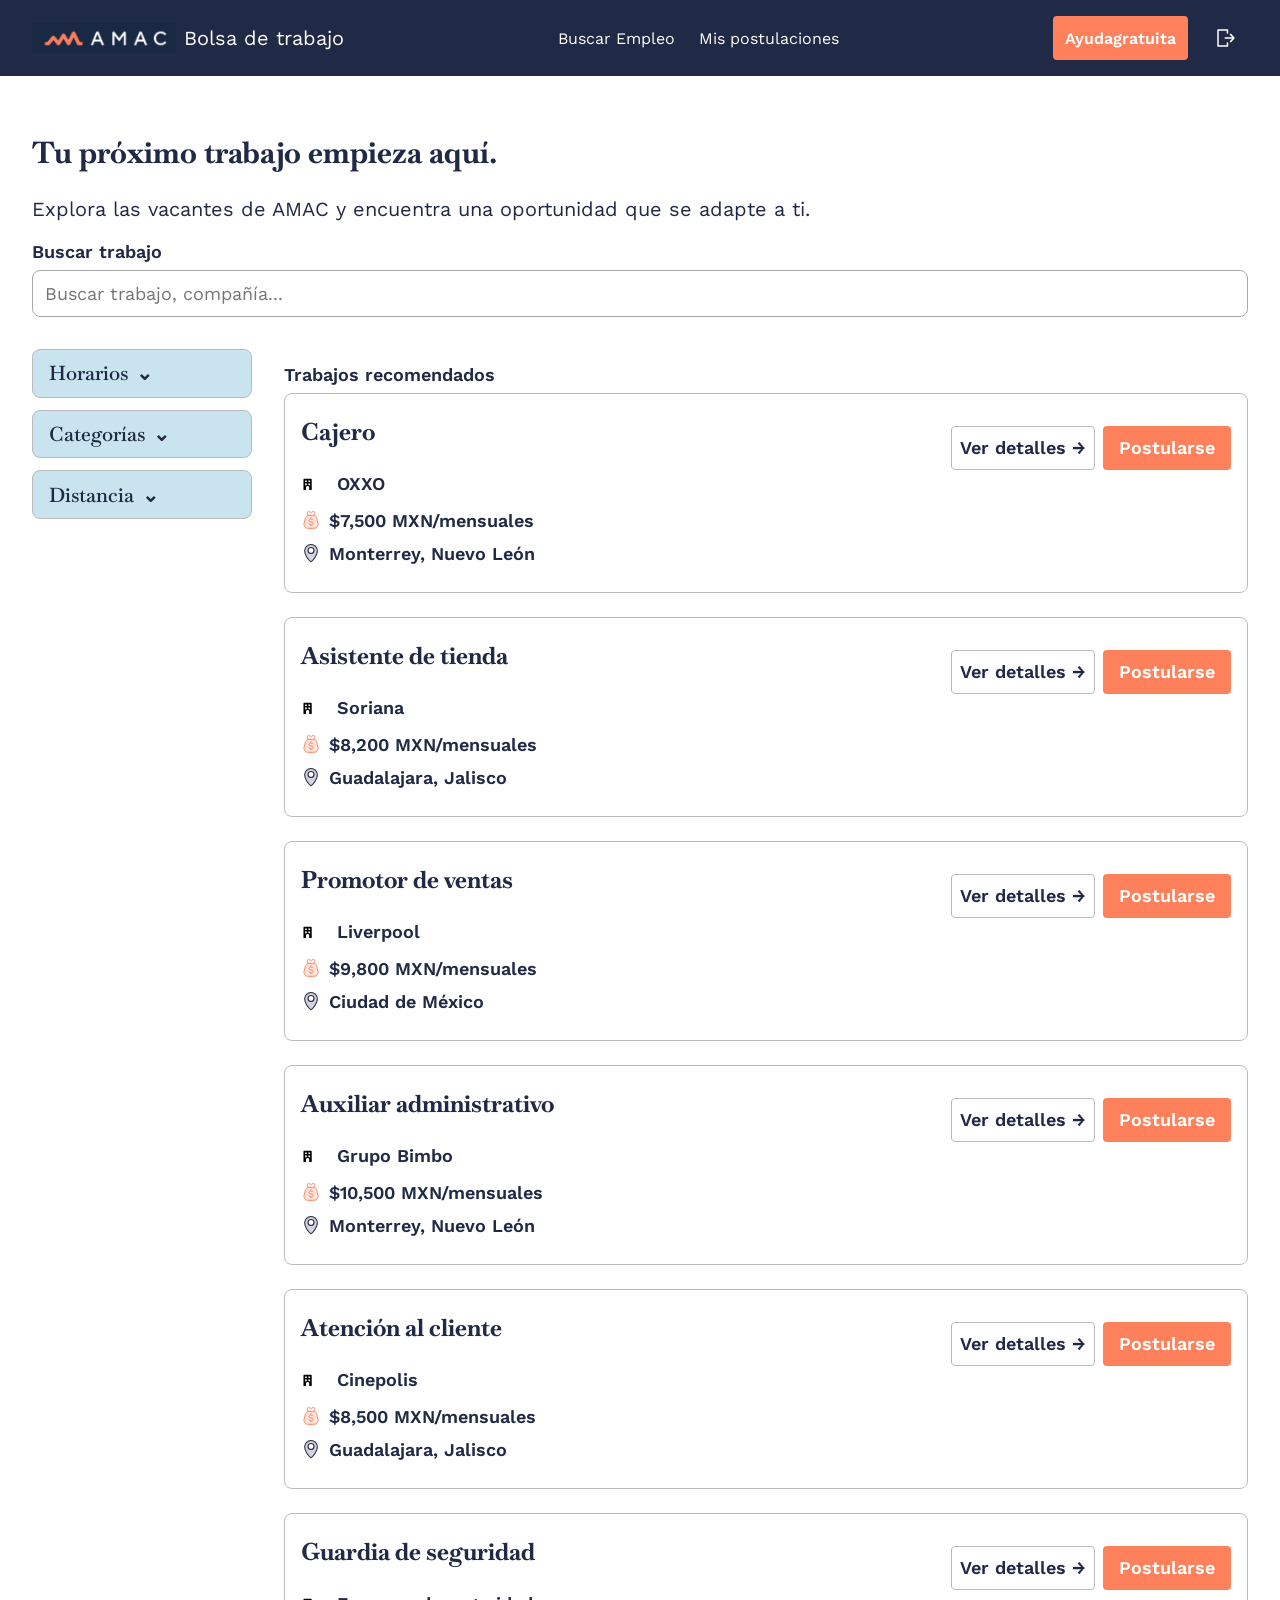
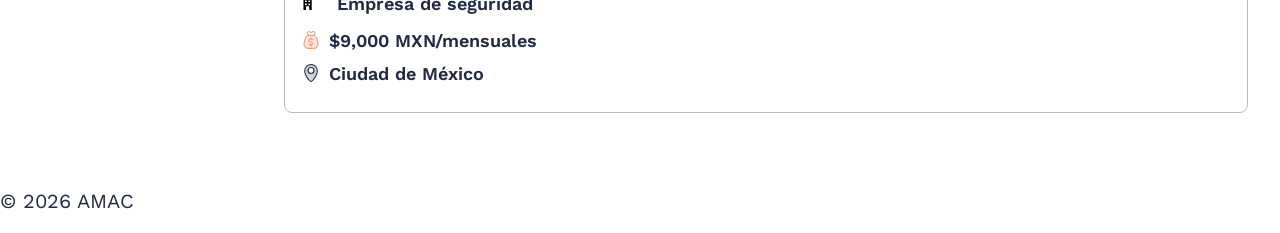
<file: index.html>
<!DOCTYPE html>
<html lang="es">
<head>
    <meta charset="UTF-8">
    <meta name="viewport" content="width=device-width, initial-scale=1.0">

    <title>Vacantes disponibles | AMAC</title>

    <!-- fuentes de google fonts -->
    <link rel="preconnect" href="https://fonts.googleapis.com">
    <link rel="preconnect" href="https://fonts.gstatic.com" crossorigin>
    <link href="https://fonts.googleapis.com/css2?family=Baskervville:wght@400;600&family=Work+Sans:wght@400;500;600;700&display=swap" rel="stylesheet">

    <!-- archivos css -->
    <link rel="stylesheet" href="css/variables.css">
    <link rel="stylesheet" href="css/base.css">
    <link rel="stylesheet" href="css/layout.css">
    <link rel="stylesheet" href="css/componentes.css">
</head>

<body>

    <header class="encabezado">
        <nav class="navegacion" aria-label="Navegación principal">
            <div class="logo">
                <img src="imagenes/logo-amac.svg" alt="AMAC Bolsa de trabajo">
                <span class="texto-logo">Bolsa de trabajo</span>
            </div>
            <div class="enlaces-nav">
                <a href="index.html">Buscar Empleo</a>
                <a href="mis_solicitudes.html">Mis postulaciones</a>
            </div>
            <div class="acciones-encabezado">
                <a href="#ayuda" class="boton-ayuda">Ayuda</a>
                <a href="login.html" class="salir" aria-label="Cerrar sesión">
                    <img src="imagenes/salir.svg" alt="">
                </a>
            </div>
        </nav>
    </header>

    <main id="principal">

        <!-- introduccion para computadora -->
        <section class="introduccion">
            <h1>Tu próximo trabajo empieza aquí.</h1>
            <p>Explora las vacantes de AMAC y encuentra una oportunidad que se adapte a ti.</p>
        </section>

        <!-- buscador de vacantes -->
        <section class="buscador" aria-label="Buscar vacantes">
            <form action="index.html" method="get">
                <label for="buscar-trabajo">Buscar trabajo</label>
                <input type="search" id="buscar-trabajo"
                    name="buscar"
                    placeholder="Buscar trabajo, compañía...">
            </form>
        </section>

        <div class="contenido-vacantes">
            <!-- filtros de vacantes -->
            <section class="filtros" aria-label="Filtros de vacantes">
                <details class="filtro">
                    <summary>Horarios</summary>
                    <div class="opciones-filtro">
                        <label><input type="checkbox"> Tiempo completo</label>
                        <label><input type="checkbox"> Medio tiempo</label>
                    </div>
                </details>
                <details class="filtro">
                    <summary>Categorías</summary>
                    <div class="opciones-filtro">
                        <label><input type="checkbox"> Operativo</label>
                        <label><input type="checkbox"> Administrativo</label>
                        <label><input type="checkbox"> Seguridad</label>
                        <label><input type="checkbox"> Ventas</label>
                        <label><input type="checkbox"> Atención al cliente</label>
                    </div>
                </details>
                <details class="filtro">
                    <summary>Distancia</summary>
                    <div class="opciones-filtro">
                        <label><input type="radio" name="distancia"> Menos de 5 km</label>
                        <label><input type="radio" name="distancia"> 5 a 10 km</label>
                        <label><input type="radio" name="distancia"> 10 a 20 km</label>
                        <label><input type="radio" name="distancia"> Cualquier distancia</label>
                    </div>
                </details>
            </section>

            <!-- listado de vacantes -->
            <section class="vacantes">
                <h2>Trabajos recomendados</h2>

                <!-- tarjeta de vacante -->
                <article class="tarjeta-vacante">
                    <div class="encabezado-vacante">
                        <h3>Cajero</h3>
                        <div class="acciones-vacante">
                                <a href="vacante.html" class="boton-detalles"> Ver detalles → </a>
                                <a href="mis_solicitudes.html" class="boton-postular">
                                    Postularse
                                </a>
                        </div>
                    </div>
                    <p class="empresa">
                        <img src="imagenes/empresa.svg" alt="">
                        OXXO
                    </p>
                    <p class="salario">
                        <img src="imagenes/salario.svg" alt="">
                        $7,500 MXN/mensuales
                    </p>
                    <p class="ubicacion">
                        <img src="imagenes/ubicacion.svg" alt="">
                        Monterrey, Nuevo León
                    </p>
                </article>

                <!-- segunda vacante -->
                <article class="tarjeta-vacante">
                    <div class="encabezado-vacante">
                        <h3>Asistente de tienda</h3>
                        <div class="acciones-vacante">
                            <a href="vacante.html" class="boton-detalles">Ver detalles →</a>
                            <a href="mis_solicitudes.html" class="boton-postular">
                                Postularse
                            </a>
                        </div>
                    </div>
                    <p class="empresa">
                        <img src="imagenes/empresa.svg" alt="">
                        Soriana
                    </p>
                    <p class="salario">
                        <img src="imagenes/salario.svg" alt="">
                        $8,200 MXN/mensuales
                    </p>
                    <p class="ubicacion">
                        <img src="imagenes/ubicacion.svg" alt="">
                        Guadalajara, Jalisco
                    </p>
                </article>
                
                <!-- tercera vacante -->
                <article class="tarjeta-vacante">
                    <div class="encabezado-vacante">
                        <h3>Promotor de ventas</h3>
                        <div class="acciones-vacante">
                            <a href="vacante.html" class="boton-detalles">Ver detalles →</a>
                            <a href="mis_solicitudes.html" class="boton-postular">
                                Postularse
                            </a>
                        </div>
                    </div>
                    <p class="empresa">
                        <img src="imagenes/empresa.svg" alt="">
                        Liverpool
                    </p>
                    <p class="salario">
                        <img src="imagenes/salario.svg" alt="">
                        $9,800 MXN/mensuales
                    </p>
                    <p class="ubicacion">
                        <img src="imagenes/ubicacion.svg" alt="">
                        Ciudad de México
                    </p>
                </article>

                <!-- cuarta vacante -->
                <article class="tarjeta-vacante">
                    <div class="encabezado-vacante">
                        <h3>Auxiliar administrativo</h3>
                        <div class="acciones-vacante">
                            <a href="vacante.html" class="boton-detalles">Ver detalles →</a>
                            <a href="mis_solicitudes.html" class="boton-postular">
                                Postularse
                            </a>
                        </div>
                    </div>
                    <p class="empresa">
                        <img src="imagenes/empresa.svg" alt="">
                        Grupo Bimbo
                    </p>
                    <p class="salario">
                        <img src="imagenes/salario.svg" alt="">
                        $10,500 MXN/mensuales
                    </p>
                    <p class="ubicacion">
                        <img src="imagenes/ubicacion.svg" alt="">
                        Monterrey, Nuevo León
                    </p>
                </article>

                <!-- quinta vacante -->
                <article class="tarjeta-vacante">
                    <div class="encabezado-vacante">
                        <h3>Atención al cliente</h3>
                        <div class="acciones-vacante">
                            <a href="vacante.html" class="boton-detalles">Ver detalles →</a>
                            <a href="mis_solicitudes.html" class="boton-postular">
                                Postularse
                            </a>
                        </div>
                    </div>
                    <p class="empresa">
                        <img src="imagenes/empresa.svg" alt="">
                        Cinepolis
                    </p>
                    <p class="salario">
                        <img src="imagenes/salario.svg" alt="">
                        $8,500 MXN/mensuales
                    </p>
                    <p class="ubicacion">
                        <img src="imagenes/ubicacion.svg" alt="">
                        Guadalajara, Jalisco
                    </p>
                </article>

                <!-- sexta vacante -->
                <article class="tarjeta-vacante">
                    <div class="encabezado-vacante">
                        <h3>Guardia de seguridad</h3>
                        <div class="acciones-vacante">
                            <a href="vacante.html" class="boton-detalles">Ver detalles →</a>
                            <a href="mis_solicitudes.html" class="boton-postular">
                                Postularse
                            </a>
                        </div>
                    </div>
                    <p class="empresa">
                        <img src="imagenes/empresa.svg" alt="">
                        Empresa de seguridad
                    </p>
                    <p class="salario">
                        <img src="imagenes/salario.svg" alt="">
                        $9,000 MXN/mensuales
                    </p>
                    <p class="ubicacion">
                        <img src="imagenes/ubicacion.svg" alt="">
                        Ciudad de México
                    </p>
                </article>
            </section>
        </div>
    </main>

    <footer>
        <p>© 2026 AMAC</p>
    </footer>


    
    <!-- navegacion inferior para celular -->
    <nav class="nav-inferior" aria-label="Navegación móvil">
        <a href="index.html" aria-current="page">
            <img src="imagenes/buscar.svg" alt="">
            Buscar
        </a>
        <a href="mis_solicitudes.html">
            <img src="imagenes/mis-empleos.svg" alt="">
            Mis empleos
        </a>
        <a href="login.html">
            <img src="imagenes/perfil.svg" alt="">
            Perfil
        </a>
        <a href="#ayuda">
            <img src="imagenes/ayuda.svg" alt="">
            Ayuda
        </a>
    </nav>

</body>
</html>
</file>
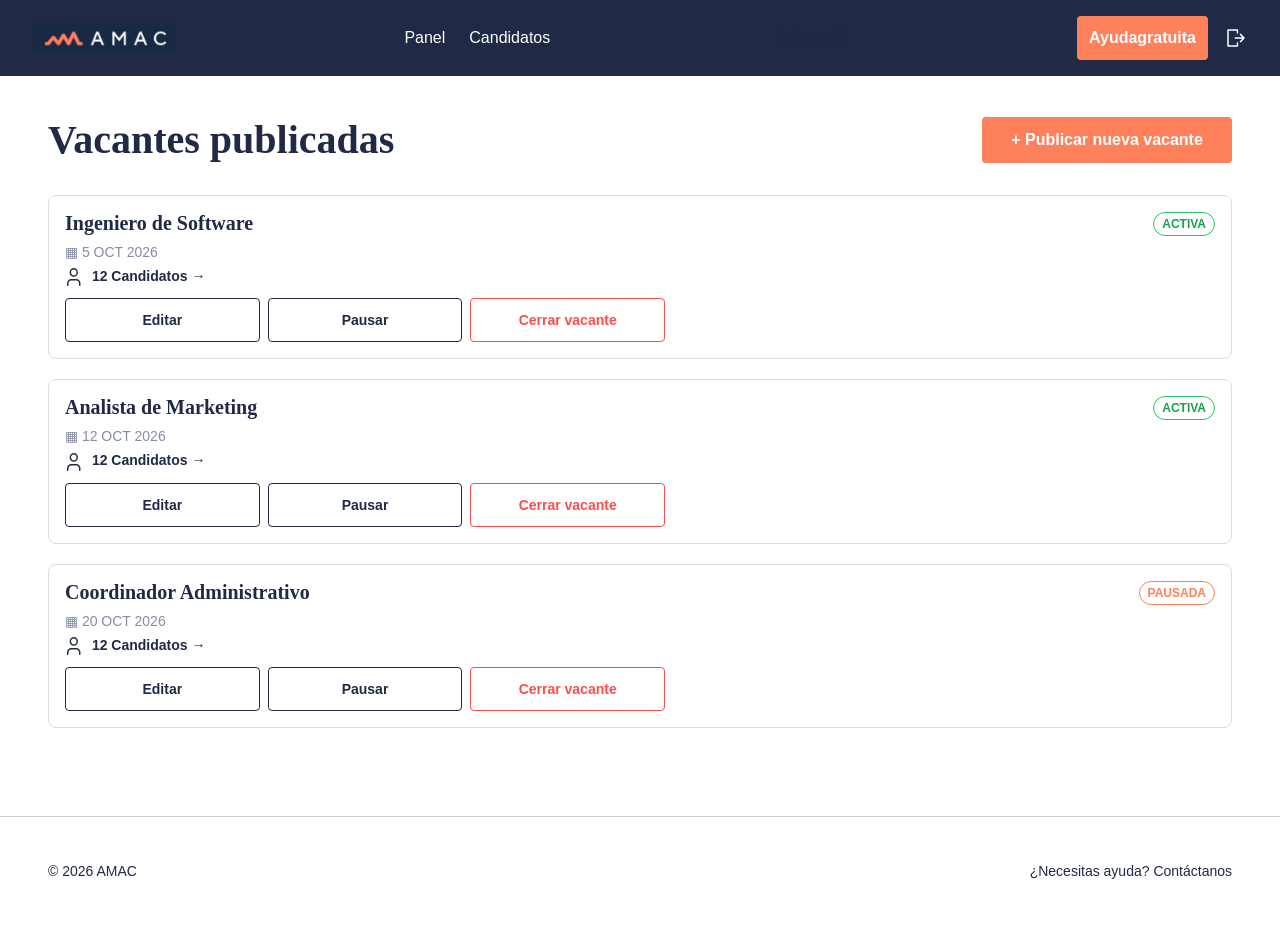
<file: empresa_vacantes.html>
<!DOCTYPE html>
<html lang="es">
<head>
    <meta charset="UTF-8">
    <meta name="viewport" content="width=device-width, initial-scale=1.0">
    <title>Vacantes publicadas | AMAC</title>

    <link rel="stylesheet" href="css/variables.css">
    <link rel="stylesheet" href="css/base.css">
    <link rel="stylesheet" href="css/layout.css">
    <link rel="stylesheet" href="css/componentes.css">
    <link rel="stylesheet" href="css/empresa_vacantes.css">
</head>

<body class="pagina-empresa-vacantes">

    <!-- encabezado -->
    <header class="encabezado">
        <nav class="navegacion">
            <!-- menu para telefono -->
            <a href="#principal" class="menu-empresa" aria-label="Ir al contenido">
                ☰
            </a>
            <a href="index.html" class="logo">
                <img src="imagenes/logo-amac.svg" alt="Logo AMAC">
            </a>
            <div class="enlaces-nav">
                <a href="empresa_vacantes.html">Panel</a>
                <a href="candidatos_empresa.html">Candidatos</a>
            </div>
            <div class="opciones-cuenta-empresa">
                <a href="registro_empresa.html">Mi perfil</a>
            </div>

            <div class="acciones-encabezado-empresa">
                <a href="#" class="boton-ayuda">Ayuda</a>
                <a href="login_empresa.html" class="cerrar-sesion" aria-label="Cerrar sesión">
                    <img src="imagenes/salir.svg" alt="">
                </a>
            </div>
        </nav>
    </header>

    <main id="principal">
        <!-- regresar en telefono -->
        <a href="login_empresa.html" class="regresar-empresa">
            ← Regresar
        </a>
        <!-- titulo y boton -->
        <section class="encabezado-vacantes">
            <h1>Vacantes publicadas</h1>

            <a href="#" class="boton-publicar">
                + Publicar nueva vacante
            </a>
        </section>
        
        <!-- listado de vacantes -->
        <section class="lista-vacantes-empresa">
            <!-- primera vacante -->
            <article class="tarjeta-vacante-empresa">
                <div class="informacion-vacante-empresa">
                    <div class="titulo-vacante-empresa">
                        <h2>Ingeniero de Software</h2>
                        <span class="estado-vacante activa">ACTIVA</span>
                    </div>
                    <p class="fecha-vacante">▦ 5 OCT 2026</p>
                    <a href="candidatos_empresa.html" class="candidatos-vacante">
                        <img src="imagenes/perfil.svg" alt="">
                        12 Candidatos →
                    </a>
                </div>
                <div class="acciones-vacante-empresa">
                    <button type="button" class="boton-editar">
                        Editar
                    </button>
                    <button type="button" class="boton-pausar">
                        Pausar
                    </button>
                    <button type="button" class="boton-cerrar">
                        Cerrar vacante
                    </button>
                </div>
            </article>

            <!-- segunda vacante -->
            <article class="tarjeta-vacante-empresa">
                <div class="informacion-vacante-empresa">
                    <div class="titulo-vacante-empresa">
                        <h2>Analista de Marketing</h2>
                        <span class="estado-vacante activa">ACTIVA</span>
                    </div>
                    <p class="fecha-vacante">▦ 12 OCT 2026</p>
                    <a href="candidatos_empresa.html" class="candidatos-vacante">
                        <img src="imagenes/perfil.svg" alt="">
                        12 Candidatos →
                    </a>
                </div>
                <div class="acciones-vacante-empresa">
                    <button type="button" class="boton-editar">
                        Editar
                    </button>
                    <button type="button" class="boton-pausar">
                        Pausar
                    </button>
                    <button type="button" class="boton-cerrar">
                        Cerrar vacante
                    </button>
                </div>
            </article>

            <!-- tercera vacante -->
            <article class="tarjeta-vacante-empresa">
                <div class="informacion-vacante-empresa">
                    <div class="titulo-vacante-empresa">
                        <h2>Coordinador Administrativo</h2>
                        <span class="estado-vacante pausada">PAUSADA</span>
                    </div>
                    <p class="fecha-vacante">▦ 20 OCT 2026</p>               
                    <a href="candidatos_empresa.html" class="candidatos-vacante">
                        <img src="imagenes/perfil.svg" alt="">
                        12 Candidatos →
                    </a>
                </div>
                <div class="acciones-vacante-empresa">
                    <button type="button" class="boton-editar">
                        Editar
                    </button>
                    <button type="button" class="boton-pausar">
                        Pausar
                    </button>
                    <button type="button" class="boton-cerrar">
                        Cerrar vacante
                    </button>
                </div>
            </article>
        </section>
    </main>

    <!-- navegacion inferior de empresa -->
    <nav class="navegacion-empresa-inferior" aria-label="Navegación de empresa">

        <a href="empresa_vacantes.html" class="activo" aria-current="page">
            <img src="imagenes/mis-vacantes.svg" alt="">
            <span>Mis vacantes</span>
        </a>
        <a href="#" >
            <img src="imagenes/mensajes.svg" alt="">
            <span>Mensajes</span>
        </a>
        <a href="registro_empresa.html">
            <img src="imagenes/perfil.svg" alt="">
            <span>Perfil</span>
        </a>
    </nav>
    <footer class="pie-pagina">
        <p>© 2026 AMAC</p>
        <p>¿Necesitas ayuda? Contáctanos</p>
    </footer>
</body>
</html>
</file>
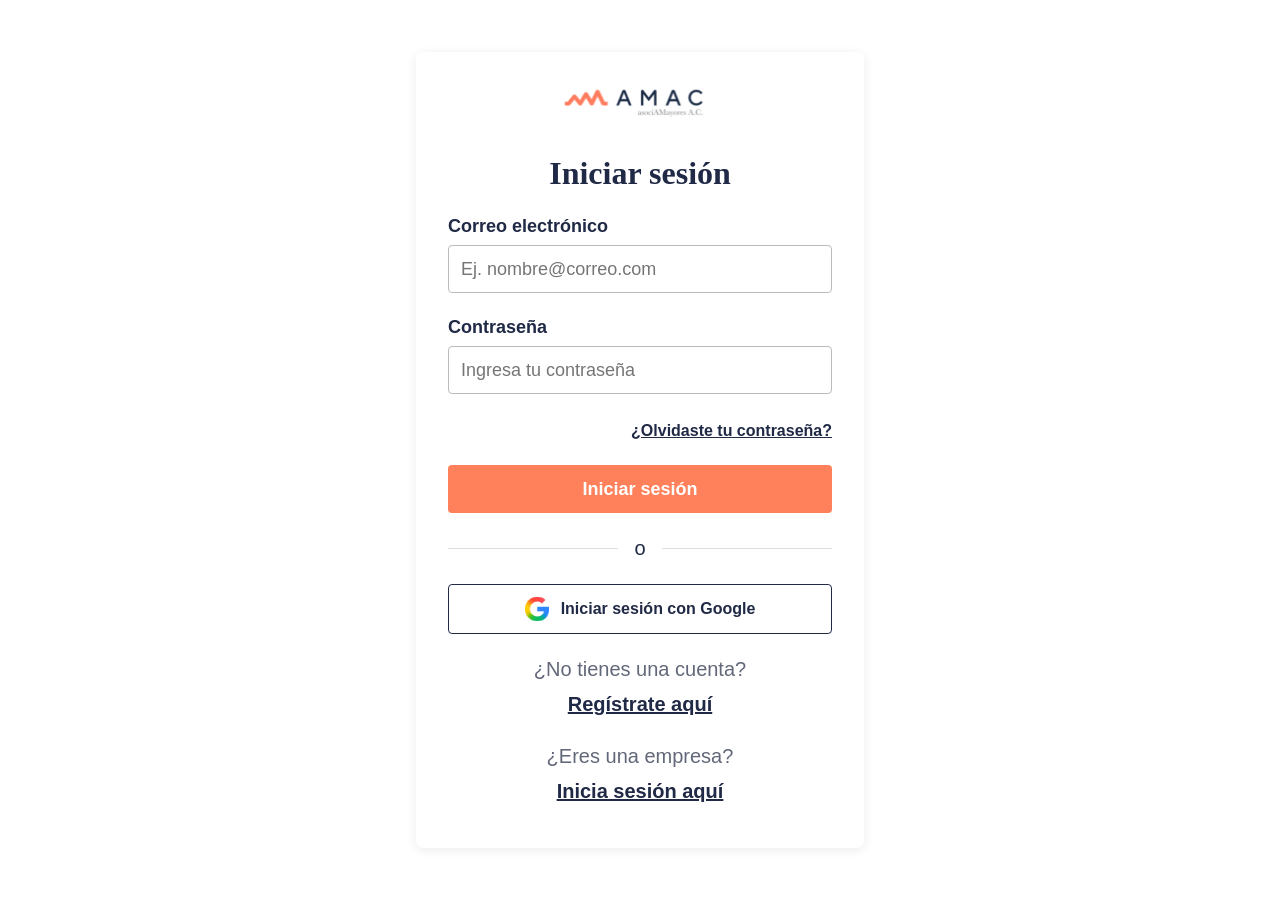
<file: login.html>
<!DOCTYPE html>
<html lang="es">
<head>
    <meta charset="UTF-8">
    <meta name="viewport" content="width=device-width, initial-scale=1.0">
    <title>Iniciar sesión | AMAC</title>

    <link rel="stylesheet" href="css/variables.css">
    <link rel="stylesheet" href="css/base.css">
    <link rel="stylesheet" href="css/layout.css">
    <link rel="stylesheet" href="css/componentes.css">
    <link rel="stylesheet" href="css/login.css">
</head>

<body class="pagina-login">
    <main id="principal">
        <!-- tarjeta de inicio de sesion -->
        <section class="tarjeta-login">

            <!-- logo -->
            <div class="logo-login">
                <img src="imagenes/logo-amac-login.svg" alt="Logo AMAC">
            </div>

            <h1>
                <span class="titulo-telefono">¡Bienvenido!</span>
                <span class="titulo-computadora">Iniciar sesión</span>
            </h1>

            <!-- formulario -->
            <form action="index.html" method="get">
                <!-- correo electronico -->
                <div class="campo-login">
                    <label for="correo">Correo electrónico</label>
                    <input type="email" id="correo"
                        placeholder="Ej. nombre@correo.com"
                        autocomplete="email" required>
                </div>
                <!-- contraseña -->
                <div class="campo-login">
                    <label for="contrasena">Contraseña</label>

                    <input type="password" id="contrasena"
                           placeholder="Ingresa tu contraseña"
                           autocomplete="current-password" required>
                </div>

                <!-- recuperar contraseña -->
                <div class="recuperar-contrasena">
                    <a href="#">¿Olvidaste tu contraseña?</a>
                </div>

                <!-- iniciar sesion -->
                <button type="submit" class="boton-iniciar">
                    Iniciar sesión
                </button>

            </form>

            <!-- separador -->
            <div class="separador-login">
                <span>o</span>
            </div>

            <!-- inicio con google, solo visual -->
            <button type="button" class="boton-google">
                <img src="imagenes/google.svg" alt="" class="icono-google">
                Iniciar sesión con Google
            </button>

            <!-- registro -->
            <div class="registro-login">

                <p>¿No tienes una cuenta?</p>
                <a href="registro_candidato.html">Regístrate aquí</a>

                <p>¿Eres una empresa?</p>
                <a href="login_empresa.html">Inicia sesión aquí</a>

            </div>
        </section>
    </main>
</body>
</html>
</file>
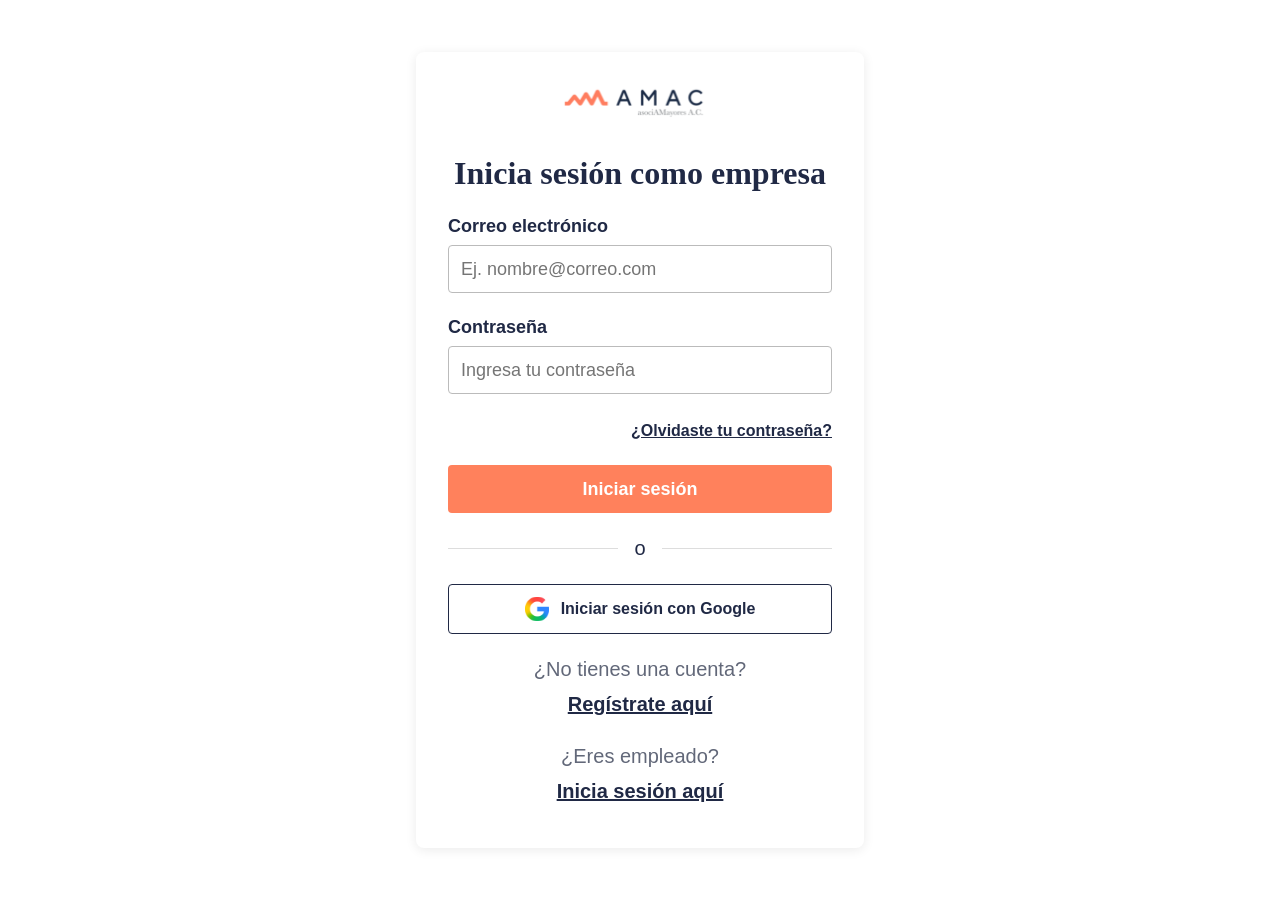
<file: login_empresa.html>
<!DOCTYPE html>
<html lang="es">
<head>
    <meta charset="UTF-8">
    <meta name="viewport" content="width=device-width, initial-scale=1.0">
    <title>Inicio de sesión de empresa | AMAC</title>

    <link rel="stylesheet" href="css/variables.css">
    <link rel="stylesheet" href="css/base.css">
    <link rel="stylesheet" href="css/layout.css">
    <link rel="stylesheet" href="css/componentes.css">
    <link rel="stylesheet" href="css/login.css">
</head>

<body class="pagina-login">

    <main id="principal">
        <!-- tarjeta de inicio de sesion de empresa -->
        <section class="tarjeta-login">
            <!-- logo -->
            <div class="logo-login">
                <img src="imagenes/logo-amac-login.svg" alt="Logo AMAC">
            </div>

            <!-- titulo para telefono y computadora -->
            <h1>
                <span class="titulo-telefono">Inicia sesión de empresa</span>
                <span class="titulo-computadora">Inicia sesión como empresa</span>
            </h1>

            <!-- formulario -->
            <form action="empresa_vacantes.html" method="get">
                <!-- correo electronico -->
                <div class="campo-login">
                    <label for="correo-empresa">Correo electrónico</label>
                    <input type="email" id="correo-empresa"
                           name="correo"
                           placeholder="Ej. nombre@correo.com"
                           autocomplete="email" required>
                </div>

                <!-- contraseña -->
                <div class="campo-login">
                    <label for="contrasena-empresa">Contraseña</label>
                    <input type="password" id="contrasena-empresa"
                           placeholder="Ingresa tu contraseña"
                           autocomplete="current-password" required>
                </div>

                <!-- recuperar contraseña -->
                <div class="recuperar-contrasena">
                    <a href="#">¿Olvidaste tu contraseña?</a>
                </div>

                <!-- iniciar sesion -->
                <button type="submit" class="boton-iniciar">
                    Iniciar sesión
                </button>
            </form>

            <!-- separador -->
            <div class="separador-login">
                <span>o</span>
            </div>

            <!-- boton de google solo visual -->
            <button type="button" class="boton-google">
                <img src="imagenes/google.svg" alt="" class="icono-google">
                Iniciar sesión con Google
            </button>

            <!-- registro -->
            <div class="registro-login">

                <p>¿No tienes una cuenta?</p>
                <a href="registro_empresa.html">Regístrate aquí</a>

                <p>¿Eres empleado?</p>
                <a href="login.html">Inicia sesión aquí</a>
            </div>
        </section>
    </main>
</body>
</html>
</file>
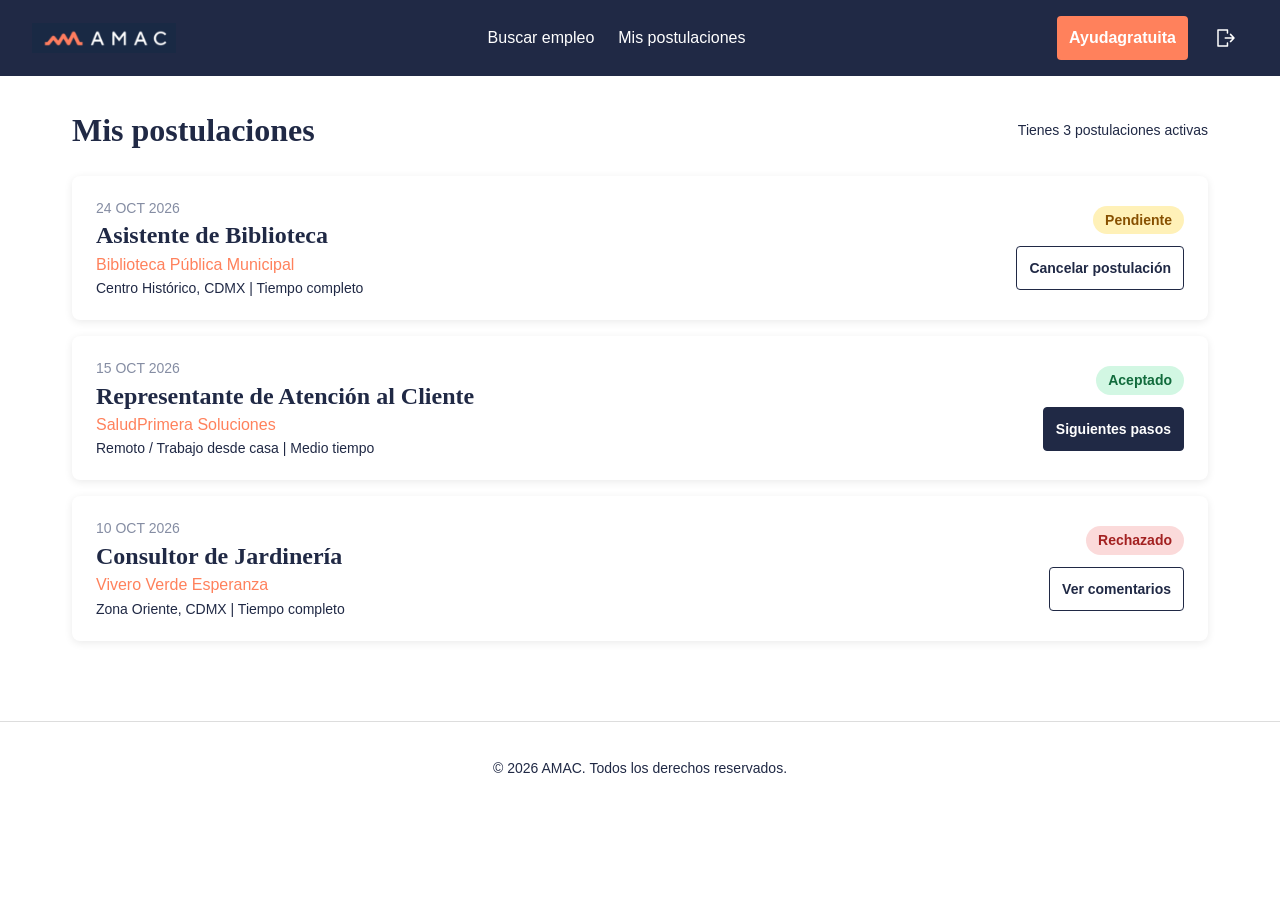
<file: mis_solicitudes.html>
<!DOCTYPE html>
<html lang="es">
<head>
    <meta charset="UTF-8">
    <meta name="viewport" content="width=device-width, initial-scale=1.0">
    <title>Mis solicitudes | AMAC</title>

    <link rel="stylesheet" href="css/variables.css">
    <link rel="stylesheet" href="css/base.css">
    <link rel="stylesheet" href="css/layout.css">
    <link rel="stylesheet" href="css/componentes.css">
    <link rel="stylesheet" href="css/mis_solicitudes.css">
</head>

<body class="pagina-solicitudes">

    <!-- encabezado para telefono -->
    <div class="encabezado-solicitudes-movil">
        <a href="index.html" class="flecha-regresar">
            <img src="imagenes/flecha.svg" alt="Regresar">
        </a>
        <h1 class="titulo-solicitudes-movil">Mis solicitudes</h1>
    </div>

    <!-- encabezado -->
    <header class="encabezado">
        <nav class="navegacion">
            <a href="index.html" class="logo">
                <img src="imagenes/logo-amac.svg" alt="Logo AMAC">
            </a>
            <div class="enlaces-nav">
                <a href="index.html">Buscar empleo</a>
                <a href="mis_solicitudes.html">Mis postulaciones</a>
            </div>
            <div class="acciones-encabezado">
                <a href="#" class="boton-ayuda">Ayuda</a>
                <a href="login.html" class="salir" aria-label="Cerrar sesión">
                    <img src="imagenes/salir.svg" alt="">
                </a>
            </div>
        </nav>
    </header>

    <main id="principal">

        <!-- titulo -->
        <section class="encabezado-solicitudes">
            <h1>Mis postulaciones</h1>
            <p>Tienes 3 postulaciones activas</p>
        </section>

        
        <!-- listado de postulaciones -->
        <section class="lista-solicitudes">

            <!-- primera postulacion -->
            <article class="tarjeta-solicitud">
                <div class="informacion-solicitud">
                    <p class="fecha-solicitud">24 OCT 2026</p>
                    <h2>Asistente de Biblioteca</h2>
                    <p class="empresa-solicitud">Biblioteca Pública Municipal</p>
                    <p class="detalles-solicitud">
                        Centro Histórico, CDMX | Tiempo completo
                    </p>
                </div>

                <div class="acciones-solicitud">
                    <span class="estado-solicitud pendiente">Pendiente</span>
                    <button type="button" class="boton-solicitud">
                        Cancelar postulación
                    </button>
                </div>
            </article>

            <!-- segunda postulacion -->
            <article class="tarjeta-solicitud">
                <div class="informacion-solicitud">
                    <p class="fecha-solicitud">15 OCT 2026</p>
                    <h2>Representante de Atención al Cliente</h2>
                    <p class="empresa-solicitud">SaludPrimera Soluciones</p>
                    <p class="detalles-solicitud">
                        Remoto / Trabajo desde casa | Medio tiempo
                    </p>
                </div>

                <div class="acciones-solicitud">
                    <span class="estado-solicitud aceptado">Aceptado</span>
                    <button type="button" class="boton-solicitud boton-oscuro">
                        Siguientes pasos
                    </button>
                </div>
            </article>

            <!-- tercera postulacion -->
            <article class="tarjeta-solicitud">
                <div class="informacion-solicitud">
                    <p class="fecha-solicitud">10 OCT 2026</p>
                    <h2>Consultor de Jardinería</h2>
                    <p class="empresa-solicitud">Vivero Verde Esperanza</p>
                    <p class="detalles-solicitud">
                        Zona Oriente, CDMX | Tiempo completo
                    </p>
                </div>

                <div class="acciones-solicitud">
                    <span class="estado-solicitud rechazado">Rechazado</span>
                    <button type="button" class="boton-solicitud">
                        Ver comentarios
                    </button>
                </div>
            </article>

        </section>

    </main>
    
        
    <!-- navegacion inferior para telefono -->
    <nav class="navegacion-inferior" aria-label="Navegación de candidatos">
        <a href="index.html">
            <img src="imagenes/buscar.svg" alt="">
            <span>Buscar</span>
        </a>
        <a href="mis_solicitudes.html" class="activo" aria-current="page">
            <img src="imagenes/mis-empleos.svg" alt="">
            <span>Mis empleos</span>
        </a>
        <a href="registro_candidato.html">
            <img src="imagenes/perfil.svg" alt="">
            <span>Perfil</span>
        </a>
        <a href="#">
            <img src="imagenes/ayuda.svg" alt="">
            <span>Ayuda</span>
        </a>
    </nav>
    <footer class="pie-pagina">
        <p>© 2026 AMAC. Todos los derechos reservados.</p>
    </footer>
</body>
</html>
</file>
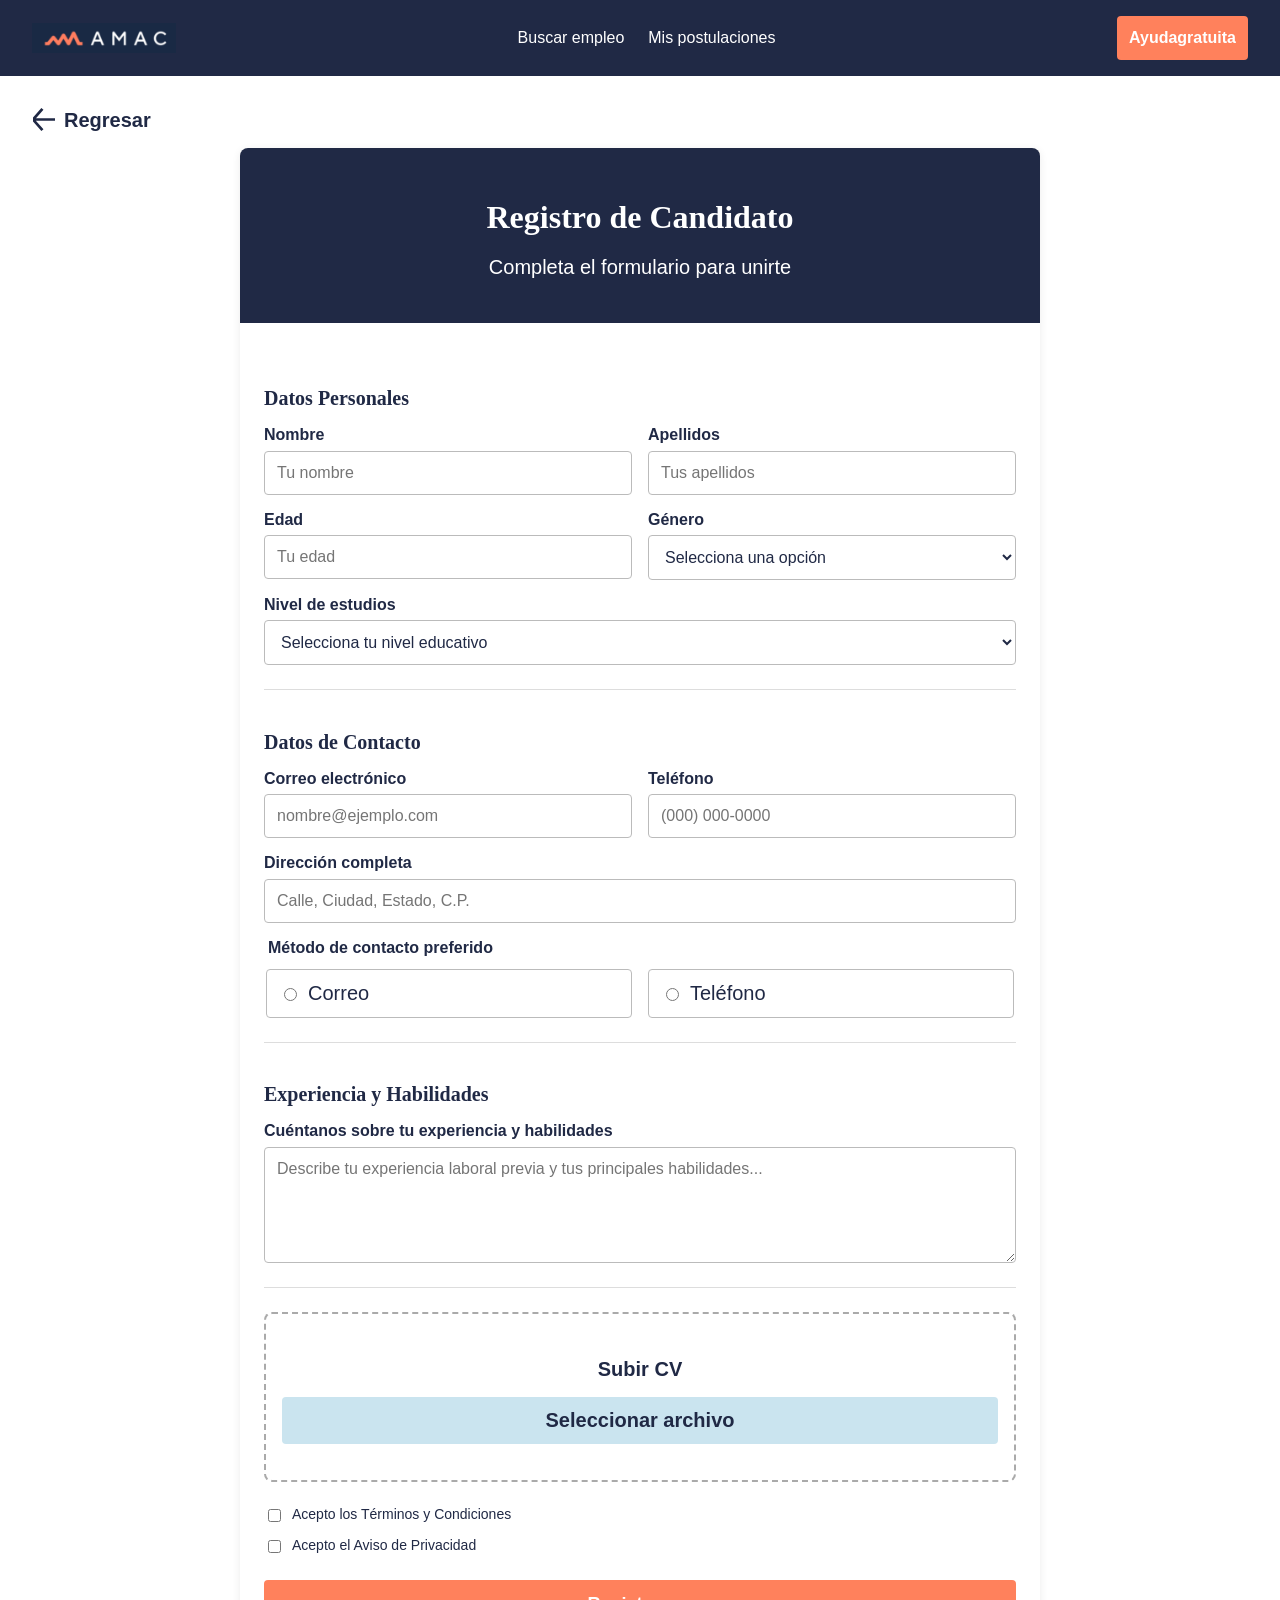
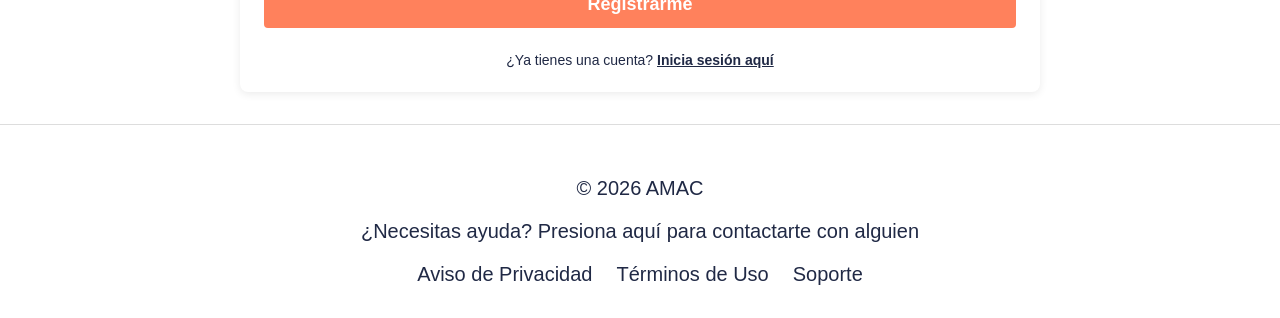
<file: registro_candidato.html>
<!DOCTYPE html>
<html lang="es">
<head>
    <meta charset="UTF-8">
    <meta name="viewport" content="width=device-width, initial-scale=1.0">
    <title>Registro de candidato | AMAC</title>

    <link rel="stylesheet" href="css/variables.css">
    <link rel="stylesheet" href="css/base.css">
    <link rel="stylesheet" href="css/layout.css">
    <link rel="stylesheet" href="css/componentes.css">
    <link rel="stylesheet" href="css/registro_candidato.css">
</head>

<body class="pagina-registro">

    <header class="encabezado">
        <nav class="navegacion">
            <a href="index.html" class="logo">
                <img src="imagenes/logo-amac.svg" alt="Logo AMAC">
            </a>
            <div class="enlaces-nav">
                <a href="index.html">Buscar empleo</a>
                <a href="mis_solicitudes.html">Mis postulaciones</a>
            </div>
            <a href="#" class="boton-ayuda">Ayuda</a>
        </nav>
    </header>

    
    <main id="principal">
        <!-- boton para regresar -->    
        <a href="login.html" class="regresar">
            <img src="imagenes/flecha.svg" alt="">
            Regresar
        </a>

        <!-- formulario de registro -->
        <section class="contenedor-registro">
            <div class="encabezado-registro">
                <h1>Registro de Candidato</h1>
                <p>Completa el formulario para unirte</p>
            </div>
            <form action="index.html" method="get" class="formulario-registro">
                <!-- datos personales -->
                <section class="seccion-registro">
                    <h2>Datos Personales</h2>
                    <div class="campos-registro">
                        <div class="campo-registro">
                            <label for="nombre">Nombre</label>
                            <input type="text" id="nombre" name="nombre"
                                placeholder="Tu nombre" required>
                        </div>
                        <div class="campo-registro">
                            <label for="apellidos">Apellidos</label>
                            <input type="text" id="apellidos" name="apellidos"
                                placeholder="Tus apellidos" required>
                        </div>
                        <div class="campo-registro">
                            <label for="edad">Edad</label>
                            <input type="number" id="edad" name="edad"
                                placeholder="Tu edad" min="18" required>
                        </div>
                        <div class="campo-registro">
                            <label for="genero">Género</label>
                            <select id="genero" name="genero" required>
                                <option value="">Selecciona una opción</option>
                                <option value="mujer">Mujer</option>
                                <option value="hombre">Hombre</option>
                                <option value="otro">Otro</option>
                                <option value="no-decir">Prefiero no decirlo</option>
                            </select>
                        </div>
                        <div class="campo-registro campo-completo">
                            <label for="escolaridad">Nivel de estudios</label>
                            <select id="escolaridad" name="escolaridad" required>
                                <option value="">Selecciona tu nivel educativo</option>
                                <option value="primaria">Primaria</option>
                                <option value="secundaria">Secundaria</option>
                                <option value="preparatoria">Preparatoria</option>
                                <option value="universidad">Universidad</option>
                                <option value="posgrado">Posgrado</option>
                            </select>
                        </div>
                    </div>
                </section>

                <!-- datos de contacto -->
                <section class="seccion-registro">
                    <h2>Datos de Contacto</h2>
                    <div class="campos-registro">
                        <div class="campo-registro">
                            <label for="correo">Correo electrónico</label>
                            <input type="email" id="correo" name="correo"
                                placeholder="nombre@ejemplo.com" required>
                        </div>
                        <div class="campo-registro">
                            <label for="telefono">Teléfono</label>
                            <input type="tel" id="telefono" name="telefono"
                                placeholder="(000) 000-0000" required>
                        </div>
                        <div class="campo-registro campo-completo">
                            <label for="direccion">Dirección completa</label>
                            <input type="text" id="direccion" name="direccion"
                                placeholder="Calle, Ciudad, Estado, C.P.">
                        </div>
                    </div>

                    <fieldset class="metodo-contacto">
                        <legend>Método de contacto preferido</legend>
                        <div class="opciones-contacto">
                            <label>
                                <input type="radio" name="contacto" value="correo" required>
                                Correo
                            </label>
                            <label>
                                <input type="radio" name="contacto" value="telefono">
                                Teléfono
                            </label>
                        </div>
                    </fieldset>
                </section>

                <!-- experiencia -->
                <section class="seccion-registro">
                    <h2>Experiencia y Habilidades</h2>
                    <div class="campo-registro">
                        <label for="experiencia">
                            Cuéntanos sobre tu experiencia y habilidades
                        </label>
                        <textarea id="experiencia" name="experiencia" rows="5"
                                placeholder="Describe tu experiencia laboral previa y tus principales habilidades..."></textarea>
                    </div>
                </section>

                
                <!-- subir curriculum -->
                <div class="subir-cv">
                    <p>Subir CV</p>

                    <input type="file" id="cv" name="cv"
                        accept=".pdf,.doc,.docx">

                    <label for="cv" class="boton-subir-cv">
                        Seleccionar archivo
                    </label>
                </div>

                <!-- terminos y condiciones -->
                <div class="aceptaciones-registro">
                    <label>
                        <input type="checkbox" required>
                        Acepto los Términos y Condiciones
                    </label>
                    <label>
                        <input type="checkbox" required>
                        Acepto el Aviso de Privacidad
                    </label>
                </div>

                <!-- boton para registrarse -->
                <button type="submit" class="boton-registrarse">
                    Registrarme
                </button>

                <p class="enlace-iniciar">
                    ¿Ya tienes una cuenta?
                    <a href="login.html">Inicia sesión aquí</a>
                </p>
            </form>
        </section>
    </main>

    <footer class="pie-pagina">
        <p>© 2026 AMAC</p>

        <p>¿Necesitas ayuda? Presiona aquí para contactarte con alguien</p>

        <div class="enlaces-footer">
            <span>Aviso de Privacidad</span>
            <span>Términos de Uso</span>
            <span>Soporte</span>
        </div>
    </footer>
</body>
</html>
</file>
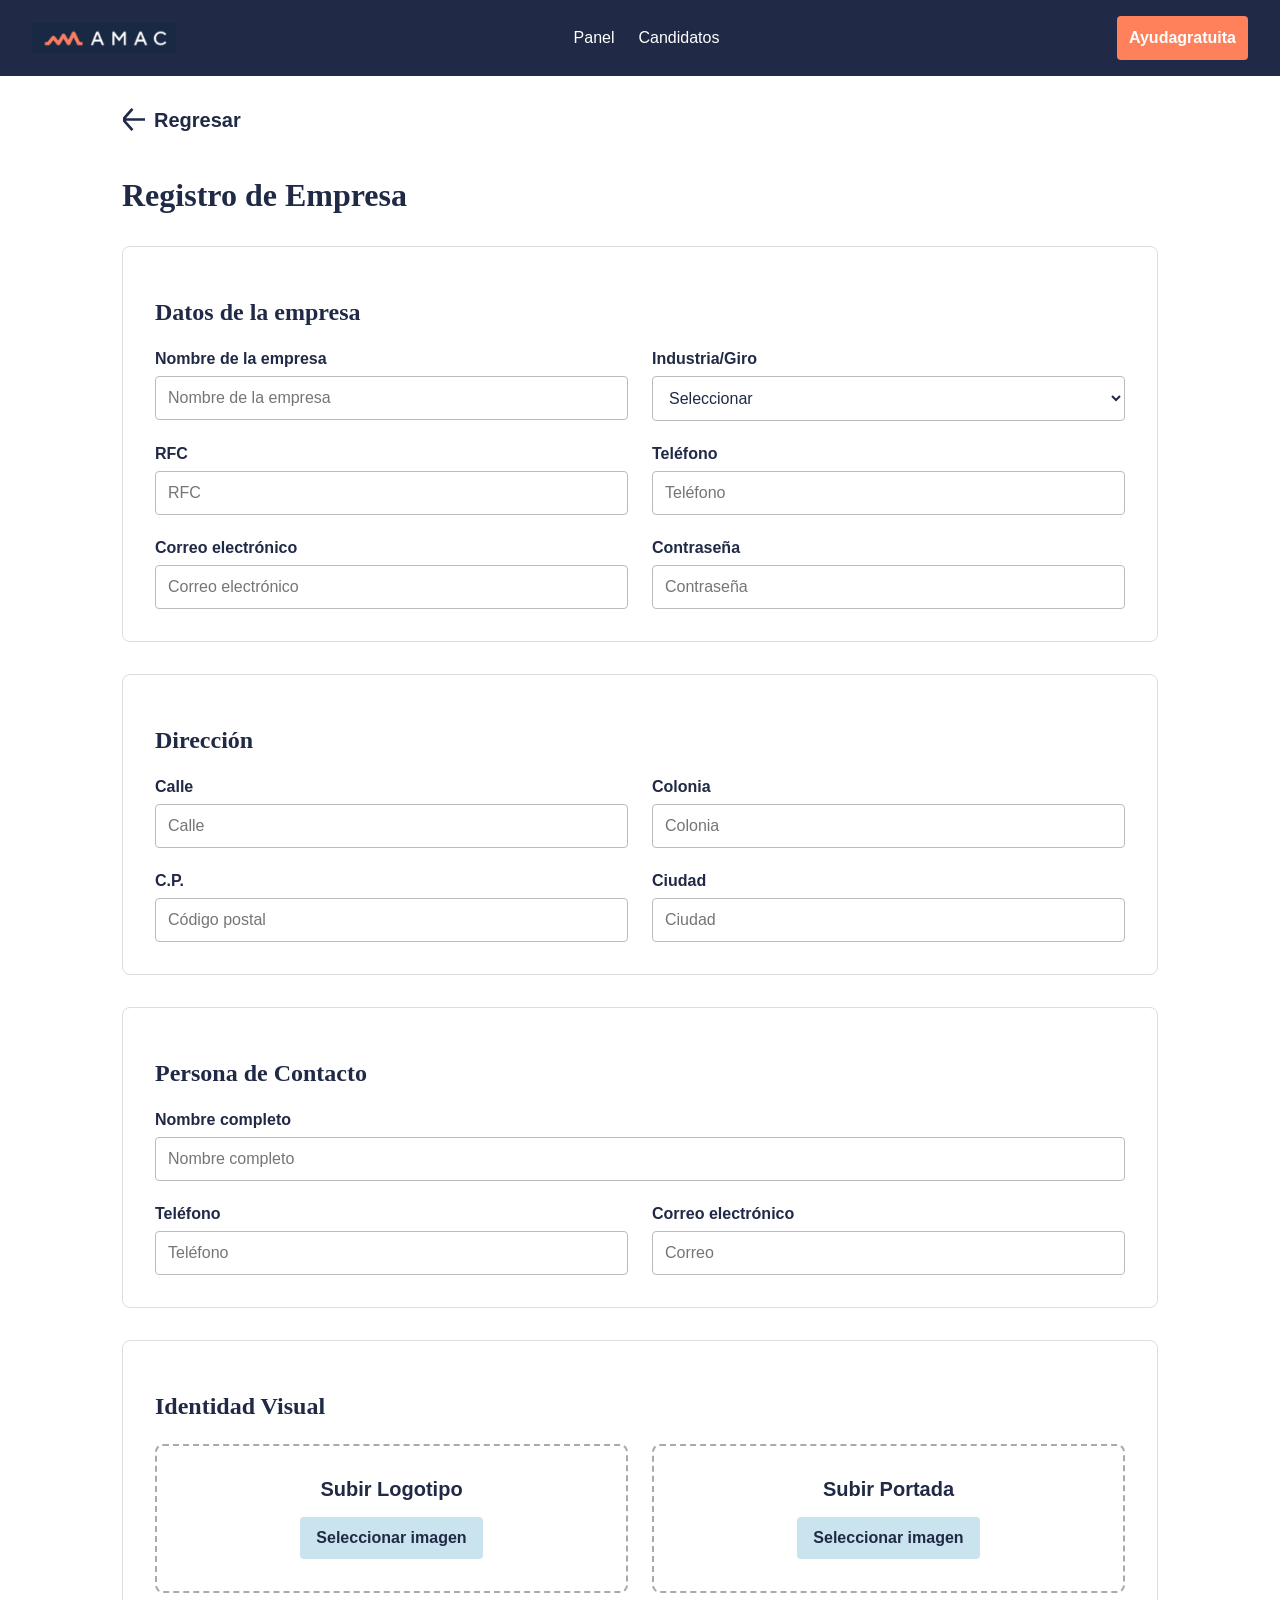
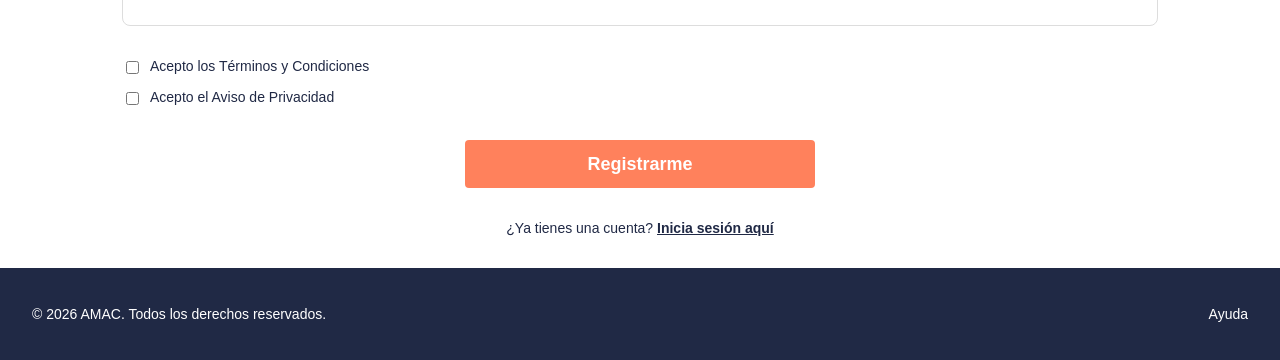
<file: registro_empresa.html>
<!DOCTYPE html>
<html lang="es">
<head>
    <meta charset="UTF-8">
    <meta name="viewport" content="width=device-width, initial-scale=1.0">
    <title>Registro de empresa | AMAC</title>

    <link rel="stylesheet" href="css/variables.css">
    <link rel="stylesheet" href="css/base.css">
    <link rel="stylesheet" href="css/layout.css">
    <link rel="stylesheet" href="css/componentes.css">
    <link rel="stylesheet" href="css/registro_empresa.css">
</head>

<body class="pagina-registro-empresa">

    <header class="encabezado">
        <nav class="navegacion">
            <a href="index.html" class="logo">
                <img src="imagenes/logo-amac.svg" alt="Logo AMAC">
            </a>

            <div class="enlaces-nav">
                <a href="empresa_vacantes.html">Panel</a>
                <a href="empresa_vacantes.html">Candidatos</a>
            </div>

            <a href="#" class="boton-ayuda">Ayuda</a>
        </nav>
    </header>

    <main id="principal">
        <!-- boton para regresar -->
        <a href="login_empresa.html" class="regresar">
            <img src="imagenes/flecha.svg" alt="">
            Regresar
        </a>
        <h1>Registro de Empresa</h1>
        
        <form action="empresa_vacantes.html" method="get" class="formulario-empresa">
            <!-- datos de la empresa -->
            <section class="seccion-empresa">
                <h2>Datos de la empresa</h2>
                <div class="campos-empresa">
                    <div class="campo-empresa">
                        <label for="nombre-empresa">Nombre de la empresa</label>
                        <input type="text" id="nombre-empresa" name="nombre-empresa"
                            placeholder="Nombre de la empresa" required>
                    </div>
                    <div class="campo-empresa">
                        <label for="industria">Industria/Giro</label>
                        <select id="industria" name="industria" required>
                            <option value="">Seleccionar</option>
                            <option value="comercio">Comercio</option>
                            <option value="servicios">Servicios</option>
                            <option value="industria">Industria</option>
                            <option value="tecnologia">Tecnología</option>
                            <option value="otro">Otro</option>
                        </select>
                    </div>
                    <div class="campo-empresa">
                        <label for="rfc">RFC</label>
                        <input type="text" id="rfc" name="rfc"
                            placeholder="RFC" required>
                    </div>
                    <div class="campo-empresa">
                        <label for="telefono-empresa">Teléfono</label>
                        <input type="tel" id="telefono-empresa" name="telefono-empresa"
                            placeholder="Teléfono" required>
                    </div>
                    <div class="campo-empresa">
                        <label for="correo-empresa">Correo electrónico</label>
                        <input type="email" id="correo-empresa" name="correo-empresa"
                            placeholder="Correo electrónico" required>
                    </div>
                    <div class="campo-empresa">
                        <label for="contrasena-empresa">Contraseña</label>
                        <input type="password" id="contrasena-empresa" name="contrasena-empresa"
                            placeholder="Contraseña" required>
                    </div>
                </div>
            </section>

            <!-- direccion de la empresa -->
            <section class="seccion-empresa">
                <h2>Dirección</h2>
                <div class="campos-empresa">
                    <div class="campo-empresa">
                        <label for="calle">Calle</label>
                        <input type="text" id="calle" name="calle"
                            placeholder="Calle" required>
                    </div>
                    <div class="campo-empresa">
                        <label for="colonia">Colonia</label>
                        <input type="text" id="colonia" name="colonia"
                            placeholder="Colonia" required>
                    </div>
                    <div class="campo-empresa">
                        <label for="codigo-postal">C.P.</label>
                        <input type="text" id="codigo-postal" name="codigo-postal"
                            placeholder="Código postal" required>
                    </div>
                    <div class="campo-empresa">
                        <label for="ciudad">Ciudad</label>
                        <input type="text" id="ciudad" name="ciudad"
                            placeholder="Ciudad" required>
                    </div>
                </div>
            </section>

            <!-- persona de contacto -->
            <section class="seccion-empresa">
                <h2>Persona de Contacto</h2>
                <div class="campos-empresa">
                    <div class="campo-empresa campo-completo">
                        <label for="nombre-contacto">Nombre completo</label>
                        <input type="text" id="nombre-contacto" name="nombre-contacto"
                            placeholder="Nombre completo" required>
                    </div>
                    <div class="campo-empresa">
                        <label for="telefono-contacto">Teléfono</label>
                        <input type="tel" id="telefono-contacto" name="telefono-contacto"
                            placeholder="Teléfono" required>
                    </div>
                    <div class="campo-empresa">
                        <label for="correo-contacto">Correo electrónico</label>
                        <input type="email" id="correo-contacto" name="correo-contacto"
                            placeholder="Correo" required>
                    </div>
                </div>
            </section>

            
            <!-- identidad visual -->
            <section class="identidad-visual">
                <h2>Identidad Visual</h2>

                <div class="archivos-empresa">
                    <!-- subir logotipo -->
                    <div class="subir-imagen">
                        <p>Subir Logotipo</p>
                        <label for="logotipo" class="boton-subir">
                            Seleccionar imagen
                        </label>
                        <input type="file" id="logotipo" name="logotipo"
                            accept="image/*">
                    </div>

                    <!-- subir portada -->
                    <div class="subir-imagen">
                        <p>Subir Portada</p>
                        <label for="portada" class="boton-subir">
                            Seleccionar imagen
                        </label>
                        <input type="file" id="portada" name="portada"
                            accept="image/*">
                    </div>
                </div>
            </section>

            <!-- terminos y condiciones -->
            <div class="aceptaciones-empresa">
                <label>
                    <input type="checkbox" name="terminos" required>
                    Acepto los Términos y Condiciones
                </label>

                <label>
                    <input type="checkbox" name="privacidad" required>
                    Acepto el Aviso de Privacidad
                </label>
            </div>

            <!-- boton de registro -->
            <button type="submit" class="boton-registrar-empresa">
                Registrarme
            </button>

            <!-- enlace para iniciar sesion -->
            <p class="enlace-login-empresa">
                ¿Ya tienes una cuenta?
                <a href="login_empresa.html">Inicia sesión aquí</a>
            </p>
        </form>
    </main>

    
    <footer class="pie-pagina">
        <p>© 2026 AMAC. Todos los derechos reservados.</p>
        <a href="#">Ayuda</a>
    </footer>

</body>
</html>
</file>
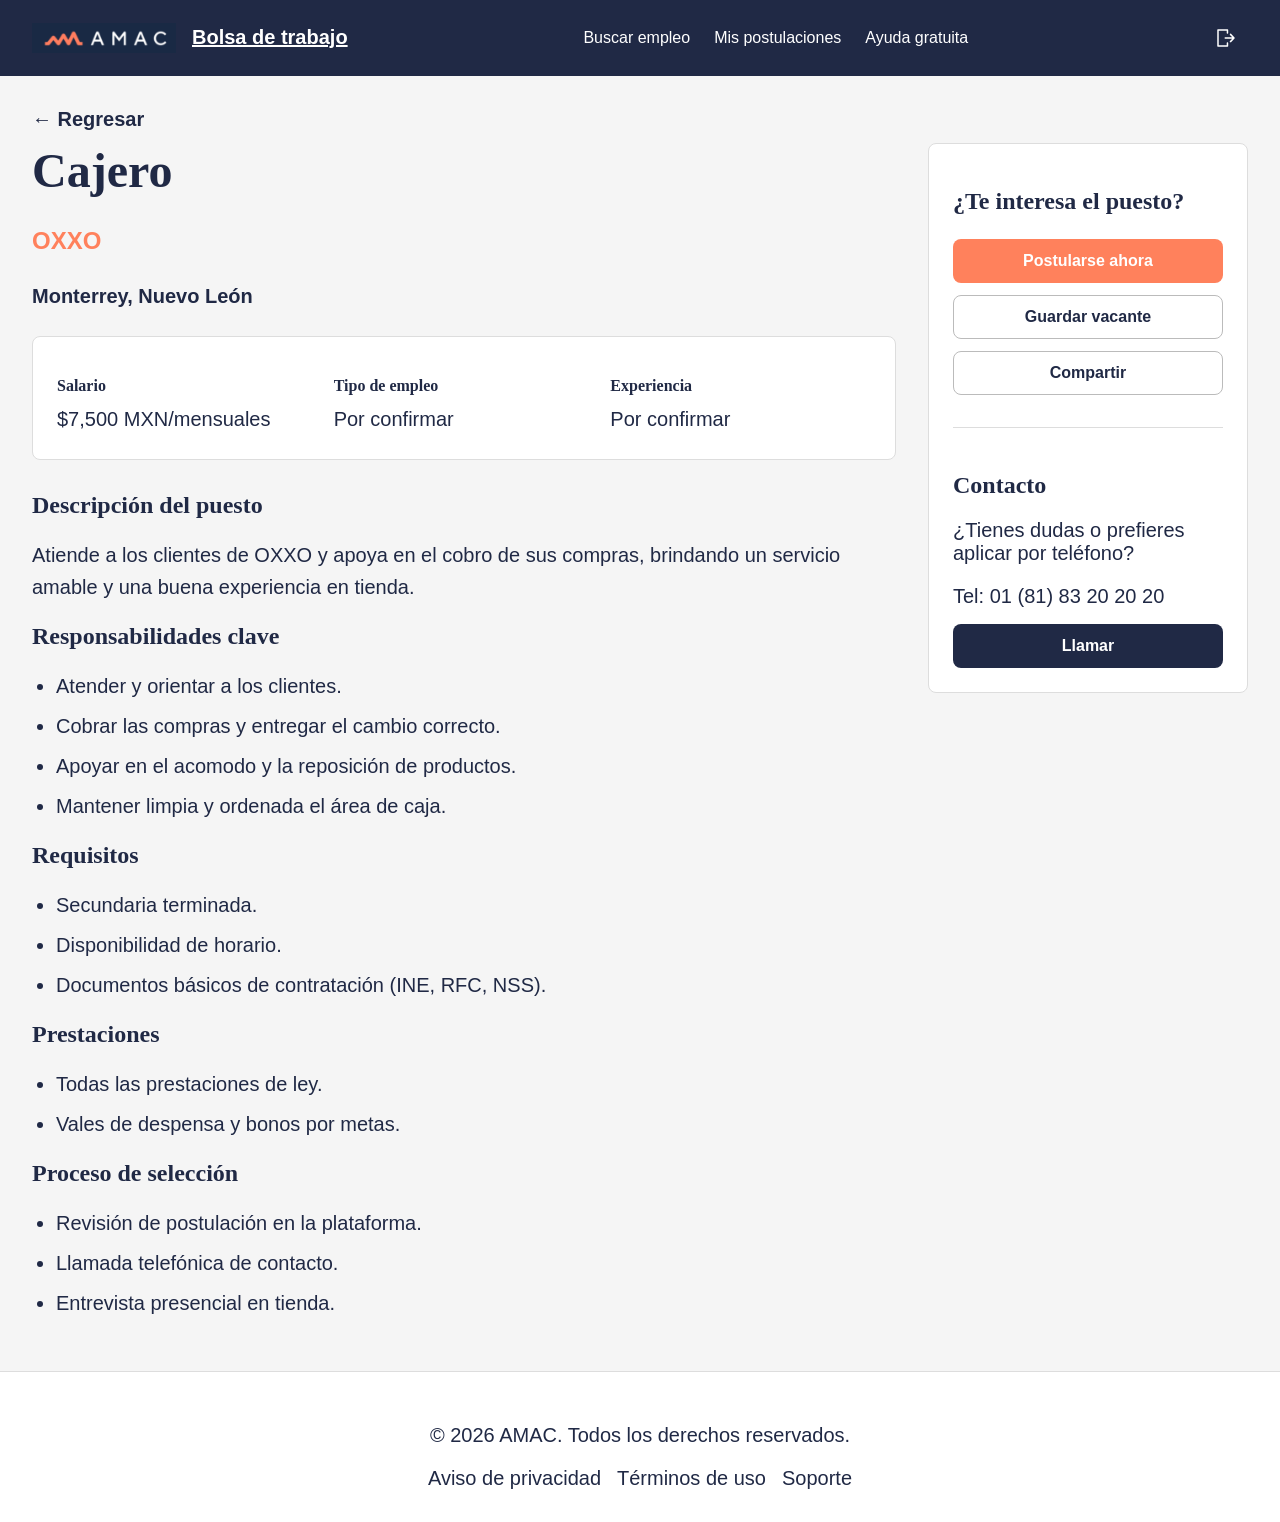
<file: vacante.html>
<!DOCTYPE html>
<html lang="es">
<head>
    <meta charset="UTF-8">
    <meta name="viewport" content="width=device-width, initial-scale=1.0">
    <title>Detalle de vacante | AMAC</title>

    <link rel="stylesheet" href="css/variables.css">
    <link rel="stylesheet" href="css/base.css">
    <link rel="stylesheet" href="css/layout.css">
    <link rel="stylesheet" href="css/componentes.css">
    <link rel="stylesheet" href="css/vacante.css">
</head>

<body>

    <!-- encabezado -->
    <header class="encabezado">
        <nav class="navegacion">
            <a href="index.html" class="logo">
                <img src="imagenes/logo-amac.svg" alt="Logo AMAC">
                <span class="texto-logo">Bolsa de trabajo</span>
            </a>
            <div class="enlaces-nav">
                <a href="index.html">Buscar empleo</a>
                <a href="mis_solicitudes.html">Mis postulaciones</a>
                <a href="#">Ayuda gratuita</a>
            </div>
            <div class="acciones-encabezado">
                <a href="#" class="boton-ayuda">Ayuda</a>
                <a href="login.html" class="salir" aria-label="Cerrar sesión">
                    <img src="imagenes/salir.svg" alt="">
                </a>
            </div>
        </nav>
    </header>

    <!-- contenido principal -->
    <main id="principal">

        <a href="index.html" class="regresar">← Regresar</a>
        <div class="contenedor-detalle">

            <!-- informacion de la vacante -->
            <section class="detalle-vacante">
                <div class="encabezado-detalle">
                    <h1>Cajero</h1>
                    <p class="nombre-empresa">OXXO</p>
                    <p class="ubicacion">
                        Monterrey, Nuevo León
                    </p>
                </div>

                <!-- informacion adicional -->
                <div class="informacion-empleo">
                    <div class="dato-empleo">
                        <h3>Salario</h3>
                        <p>$7,500 MXN/mensuales</p>
                    </div>
                    <div class="dato-empleo">
                        <h3>Tipo de empleo</h3>
                        <p>Por confirmar</p>
                    </div>
                    <div class="dato-empleo">
                        <h3>Experiencia</h3>
                        <p>Por confirmar</p>
                    </div>
                </div>

                <!-- descripcion -->
                <section class="descripcion-vacante">
                    <h2>Descripción del puesto</h2>
                    <p>
                        Atiende a los clientes de OXXO y apoya
                        en el cobro de sus compras, brindando
                        un servicio amable y una buena
                        experiencia en tienda.
                    </p>
                </section>

                <!-- responsabilidades -->
                <section class="responsabilidades">
                    <h2>Responsabilidades clave</h2>
                    <ul>
                        <li>Atender y orientar a los clientes.</li>
                        <li>Cobrar las compras y entregar el cambio correcto.</li>
                        <li>Apoyar en el acomodo y la reposición de productos.</li>
                        <li>Mantener limpia y ordenada el área de caja.</li>
                    </ul>
                </section>

                <!-- requisitos -->
                <section class="requisitos">
                    <h2>Requisitos</h2>
                    <ul>
                        <li>Secundaria terminada.</li>
                        <li>Disponibilidad de horario.</li>
                        <li>Documentos básicos de contratación (INE, RFC, NSS).</li>
                    </ul>
                </section>

                <!-- prestaciones -->
                <section class="prestaciones">
                    <h2>Prestaciones</h2>
                    <ul>
                        <li>Todas las prestaciones de ley.</li>
                        <li>Vales de despensa y bonos por metas.</li>
                    </ul>
                </section>

                <!-- proceso de seleccion -->
                <section class="proceso-seleccion">
                    <h2>Proceso de selección</h2>
                    <ul>
                        <li>Revisión de postulación en la plataforma.</li>
                        <li>Llamada telefónica de contacto.</li>
                        <li>Entrevista presencial en tienda.</li>
                    </ul>
                </section>
            </section>

            <!-- tarjeta para postularse -->
            <aside class="tarjeta-postulacion">
                <h2>¿Te interesa el puesto?</h2>
                <div class="acciones-detalle">
                    <a href="mis_solicitudes.html" class="boton-postular">
                        Postularse ahora
                    </a>
                    <button type="button" class="boton-guardar">
                        Guardar vacante
                    </button>
                    <button type="button" class="boton-compartir">
                        Compartir
                    </button>

                </div>

                <!-- contacto -->
                <section class="contacto-vacante">
                    <h2>Contacto</h2>
                    <p>
                        ¿Tienes dudas o prefieres aplicar
                        por teléfono?
                    </p>
                    <p>
                        Tel: 01 (81) 83 20 20 20
                    </p>
                    <a href="tel:018183202020" class="boton-llamar">
                        Llamar
                    </a>
                </section>
            </aside>
        </div>
    </main>

    <!-- pie de pagina -->
    <footer class="pie-pagina">
        <p>© 2026 AMAC. Todos los derechos reservados.</p>
        <div class="enlaces-footer">
            <a href="#">Aviso de privacidad</a>
            <a href="#">Términos de uso</a>
            <a href="#">Soporte</a>
        </div>
    </footer>
</body>
</html>
</file>
<file: css/variables.css>
:root {
    /* colores de figma */
    --color-primario: #202945;
    --color-fondo: #FFFFFF;
    --color-secundario: #CAE4EF;
    --color-acento: #FF815C;

    /* tipografia */
    --fuente-titulos: 'Baskervville', serif;
    --titulo-principal: 3.25rem; /* 52/16 */
    --peso-titulo: 600;

    --fuente-texto: 'Work Sans', sans-serif;
    --texto-base: 1.25rem; /* 20/16 */
    --peso-texto: 400;
}
</file>
<file: css/base.css>
/* estilos generales de la pagina */

* {
    box-sizing: border-box;
}

body {
    margin: 0;
    font-family: var(--fuente-texto);
    font-size: var(--texto-base);
    font-weight: var(--peso-texto);
    color: var(--color-primario);
    background-color: var(--color-fondo);
}

h1, h2, h3 {
    font-family: var(--fuente-titulos);
    color: var(--color-primario);
}

a {
    color: var(--color-primario);
}

button, input, select, textarea {
    font: inherit;
}

:focus-visible {
    outline: 3px solid var(--color-acento);
    outline-offset: 3px;
}
</file>
<file: css/layout.css>
/* encabezado */
.encabezado {
    background-color: var(--color-primario);
    padding: 1rem;
}

.navegacion {
    display: flex;
    justify-content: space-between;
    align-items: center;
    gap: 0.5rem;
}

/* logo */
.logo {
    display: flex;
    align-items: center;
    color: white;
    gap: 0.5rem;
}

/* logo de AMAC */
.logo img {
    display: block;
    width: 9rem;
    max-width: 100%;
    height: auto;
}

/* enlaces */
.enlaces-nav {
    display: none;
}

.texto-logo {
    display: none;
}

/* boton de ayuda */
.boton-ayuda {
    background-color: var(--color-acento);
    color: white;
    text-decoration: none;
    padding: 0.75rem;
    border-radius: 0.25rem;
    font-size: 1rem;
    font-weight: 600;
    min-height: 44px;
    display: inline-flex;
    align-items: center;
}

/* icono de salida */
.salir {
    display: flex;
    align-items: center;
    justify-content: center;
    color: white;
    min-width: 44px;
    min-height: 44px;
}

.salir img {
    width: 24px;
    height: 24px;
    object-fit: contain;
}

/* navegacion inferior para celular */
.nav-inferior {
    display: flex;
    justify-content: space-around;
    align-items: center;
    position: fixed;
    bottom: 0;
    left: 0;
    width: 100%;
    background-color: white;
    border-top: 1px solid #cccccc;
    padding: 0.5rem;
    z-index: 10;
}

.nav-inferior a {
    display: flex;
    flex-direction: column;
    align-items: center;
    justify-content: center;
    gap: 0.25rem;
    flex: 1;
    min-width: 0;
    min-height: 48px;
    color: var(--color-primario);
    text-decoration: none;
    font-size: 0.875rem;
    text-align: center;
}

.nav-inferior img {
    width: 24px;
    height: 24px;
    object-fit: contain;
}

/* espacio para que la barra no tape el contenido */
body {
    padding-bottom: 5.5rem;
}

/* contenido principal */
#principal {
    padding: 1rem;
}

/* ocultar introduccion en celular */
.introduccion {
    display: none;
}

/* distribucion de filtros y vacantes */
.contenido-vacantes {
    display: grid;
    grid-template-columns: minmax(0, 1fr);
    gap: 1rem;
}

/* encabezado de las tarjetas en celular */
.encabezado-vacante {
    display: flex;
    flex-direction: column;
    gap: 1rem;
}

/* diseño para computadora */
@media (min-width: 768px) {

    .encabezado {
        padding: 1rem 2rem;
    }
    .enlaces-nav {
        display: flex;
        gap: 1.5rem;
    }
    .enlaces-nav a {
        color: white;
        text-decoration: none;
        font-size: 1rem;
    }
    .texto-logo {
        display: inline;
        font-size: 1.25rem;
    }
    .boton-ayuda::after {
        content: " gratuita";
    }
    .salir {
        display: none;
    }
    .nav-inferior {
        display: none;
    }
    body {
        padding-bottom: 0;
    }
    #principal {
        padding: 2rem;
    }
    .introduccion {
        display: block;
    }
}

/* mantener los botones abajo en telefono y tablet */
@media (max-width: 1023px) {

    .tarjeta-vacante {
        display: flex;
        flex-direction: column;
    }
    .encabezado-vacante {
        display: contents;
    }
    .acciones-vacante {
        order: 4;
    }
}

/* diseño para computadora grande */
@media (min-width: 1024px) {
    /* distribucion de filtros y vacantes */
    .contenido-vacantes {
        grid-template-columns: 220px minmax(0, 1fr);
        gap: 2rem;
        align-items: start;
        margin-top: 2rem;
    }
    .contenido-vacantes .filtros {
        display: flex;
        flex-direction: column;
        align-items: stretch;
        margin-top: 0;
    }
    .contenido-vacantes .vacantes {
        margin-top: 0;
        min-width: 0;
    }
    .contenido-vacantes .filtro summary {
        background-color: var(--color-secundario);
        border-radius: 0.5rem;
    }
    /* botones de las vacantes */
    .acciones-vacante {
        display: flex;
        justify-content: flex-end;
        gap: 0.75rem;
    }
    .acciones-vacante a {
        flex: 0 0 auto;
        width: auto;
        min-width: 8rem;
    }
    /* encabezado de las tarjetas */
    .encabezado-vacante {
        flex-direction: row;
        justify-content: space-between;
        align-items: center;
    }
    .encabezado-vacante h3 {
        margin: 0;
    }
}

/* ayuda y cerrar sesion */
.acciones-encabezado {
    display: flex;
    align-items: center;
    gap: 1rem;
}

.acciones-encabezado .salir {
    display: flex;
    align-items: center;
    justify-content: center;
}

.acciones-encabezado .salir img {
    width: 24px;
    height: 24px;
    object-fit: contain;
}
</file>
<file: css/componentes.css>
/* buscador de vacantes */
.buscador {
    width: 100%;
}

.buscador label {
    display: block;
    font-size: 1.125rem;
    font-weight: 600;
    margin-bottom: 0.5rem;
}

.buscador input {
    width: 100%;
    min-height: 44px;
    padding: 0.75rem;
    border: 1px solid #aaaaaa;
    border-radius: 0.5rem;
    font-size: 1.125rem;
    color: var(--color-primario);
}

/* filtros de vacantes */
.filtros {
    display: flex;
    flex-wrap: wrap;
    gap: 0.75rem;
    margin-top: 1rem;
}

.filtro {
    position: relative;
}

.filtro summary {
    list-style: none;
    cursor: pointer;
    border: 1px solid #bbbbbb;
    border-radius: 2rem;
    padding: 0.65rem 1rem;
    min-height: 44px;
    font-family: var(--fuente-titulos);
    font-weight: 600;
    display: flex;
    align-items: center;
    gap: 0.5rem;
}

.filtro summary::-webkit-details-marker {
    display: none;
}

.filtro summary::after {
    content: "⌄";
    font-family: var(--fuente-texto);
}

.opciones-filtro {
    position: absolute;
    top: 100%;
    left: 0;
    z-index: 20;
    width: 13rem;
    padding: 1rem;
    background-color: var(--color-secundario);
    border-radius: 0.5rem;
    box-shadow: 0 2px 6px #00000020;
}

.opciones-filtro label {
    display: flex;
    align-items: center;
    gap: 0.5rem;
    font-size: 1.125rem;
    margin-bottom: 0.75rem;
    cursor: pointer;
}

.opciones-filtro input {
    width: 1rem;
    height: 1rem;
}

/* tarjetas de vacantes */
.vacantes {
    margin-top: 1.5rem;
}

.vacantes h2 {
    font-family: var(--fuente-texto);
    font-size: 1.125rem;
    font-weight: 600;
    margin-bottom: 0.5rem;
}

.tarjeta-vacante {
    border: 1px solid #bbbbbb;
    border-radius: 0.5rem;
    padding: 1rem;
    margin-bottom: 1.5rem;
    background-color: white;
    min-width: 0;
}

.tarjeta-vacante h3 {
    font-size: 1.5rem;
    margin: 0 0 1rem;
}

.tarjeta-vacante p {
    font-size: 1.125rem;
    margin: 0 0 0.75rem;
}

.empresa, .salario, .ubicacion {
    font-weight: 600;
}

/* botones de las vacantes */
.acciones-vacante {
    display: flex;
    gap: 0.5rem;
    margin-top: 1rem;
}

.acciones-vacante a {
    display: flex;
    align-items: center;
    justify-content: center;
    text-align: center;
    min-height: 44px;
    padding: 0.5rem;
    border-radius: 0.25rem;
    text-decoration: none;
    font-size: 1.125rem;
    font-weight: 600;
}

.boton-detalles {
    flex: 1;
    border: 1px solid #bbbbbb;
    color: var(--color-primario);
    background-color: white;
}

.boton-postular {
    flex: 1;
    background-color: var(--color-acento);
    color: white;
}

/* iconos de las tarjetas */
.empresa, .salario, .ubicacion {
    display: flex;
    align-items: center;
    gap: 0.5rem;
}

.empresa img, .salario img, .ubicacion img {
    width: 1.25rem;
    height: 1.25rem;
    flex-shrink: 0;
    object-fit: contain;
}

.empresa img {
    width: 28px;
    height: 28px;
}
</file>
<file: css/empresa_vacantes.css>
/* pagina de vacantes de empresa */
.pagina-empresa-vacantes {
    padding-bottom: 7rem;
}

/* regresar */
.regresar-empresa {
    display: inline-block;
    margin-bottom: 1rem;
    color: var(--color-primario);
    text-decoration: none;
    font-size: 0.875rem;
    font-weight: 600;
}

/* encabezado de vacantes */
.encabezado-vacantes {
    display: flex;
    flex-direction: column;
    gap: 1rem;
    margin-bottom: 1.5rem;
}

.encabezado-vacantes h1 {
    margin: 0;
    font-size: 1.5rem;
}

/* boton para publicar vacante */
.boton-publicar {
    display: block;
    width: 100%;
    padding: 0.875rem;
    background-color: var(--color-acento);
    color: white;
    border-radius: 0.25rem;
    text-decoration: none;
    text-align: center;
    font-size: 1rem;
    font-weight: 600;
}

/* listado de vacantes */
.lista-vacantes-empresa {
    display: flex;
    flex-direction: column;
    gap: 1rem;
}

/* tarjeta de vacante */
.tarjeta-vacante-empresa {
    padding: 0.75rem;
    border: 1px solid #dddddd;
    border-radius: 0.5rem;
    background-color: white;
}

/* informacion de vacante */
.informacion-vacante-empresa {
    display: flex;
    flex-direction: column;
    gap: 0.5rem;
    margin-bottom: 0.75rem;
}

.titulo-vacante-empresa {
    display: flex;
    justify-content: space-between;
    align-items: flex-start;
    gap: 0.5rem;
}

.titulo-vacante-empresa h2 {
    margin: 0;
    font-size: 1.125rem;
}

.fecha-vacante {
    margin: 0;
    color: #858da3;
    font-size: 0.875rem;
}

/* candidatos */
.candidatos-vacante {
    color: var(--color-primario);
    text-decoration: none;
    font-size: 0.875rem;
    font-weight: 600;
}

/* estados */
.estado-vacante {
    flex-shrink: 0;
    padding: 0.25rem 0.5rem;
    border: 1px solid;
    border-radius: 2rem;
    font-size: 0.75rem;
    font-weight: 600;
}

.estado-vacante.activa {
    color: #16a34a;
    border-color: #22c55e;
}

.estado-vacante.pausada {
    color: var(--color-acento);
    border-color: var(--color-acento);
}

/* botones de las vacantes */
.acciones-vacante-empresa {
    display: grid;
    grid-template-columns: repeat(2, 1fr);
    gap: 0.5rem;
}

.acciones-vacante-empresa button {
    min-height: 44px;
    padding: 0.5rem;
    border: 1px solid var(--color-primario);
    border-radius: 0.25rem;
    background-color: white;
    color: var(--color-primario);
    font-family: var(--fuente-texto);
    font-size: 0.875rem;
    font-weight: 600;
    cursor: pointer;
}

/* cerrar vacante ocupa toda la fila */
.acciones-vacante-empresa .boton-cerrar {
    grid-column: 1 / -1;
    border-color: #ff4d4d;
    color: #ff4d4d;
}

/* footer oculto en telefono */
.pagina-empresa-vacantes .pie-pagina {
    display: none;
}

/* menu de telefono */
.menu-empresa {
    color: white;
    text-decoration: none;
    font-size: 1.5rem;
}

/* navegacion inferior */
.navegacion-empresa-inferior {
    position: fixed;
    bottom: 0;
    left: 0;
    width: 100%;
    display: flex;
    justify-content: space-around;
    align-items: center;
    padding: 0.75rem 0.5rem;
    background-color: white;
    border-top: 1px solid #dddddd;
    z-index: 10;
}

.navegacion-empresa-inferior a {
    display: flex;
    flex-direction: column;
    align-items: center;
    flex: 1;
    gap: 0.25rem;
    color: var(--color-primario);
    text-decoration: none;
    font-size: 0.75rem;
}

.navegacion-empresa-inferior .activo {
    font-weight: 600;
}

/* iconos de la navegacion */
.navegacion-empresa-inferior img {
    width: 24px;
    height: 24px;
    object-fit: contain;
}

/* diseño para computadora */
@media (min-width: 768px) {
    /* ocultar elementos de telefono */
    .menu-empresa,
    .navegacion-empresa-inferior {
        display: none;
    }
    /* quitar espacio de navegacion inferior */
    .pagina-empresa-vacantes {
        padding-bottom: 0;
    }
    /* centrar contenido */
    .pagina-empresa-vacantes #principal {
        width: 100%;
        max-width: 1280px;
        margin: 0 auto;
        padding: 2.5rem 3rem;
    }
    /* quitar regresar */
    .regresar-empresa {
        display: none;
    }
    /* titulo y boton en una fila */
    .encabezado-vacantes {
        flex-direction: row;
        justify-content: space-between;
        align-items: center;
        margin-bottom: 2rem;
    }
    .encabezado-vacantes h1 {
        font-size: 2.5rem;
    }
    /* boton de publicar */
    .boton-publicar {
        width: auto;
        min-width: 250px;
        padding: 0.875rem 1.5rem;
    }
    /* tarjetas */
    .lista-vacantes-empresa {
        gap: 1.25rem;
    }
    .tarjeta-vacante-empresa {
        padding: 1rem;
    }
    .titulo-vacante-empresa h2 {
        font-size: 1.25rem;
    }
    /* botones en una fila */
    .acciones-vacante-empresa {
        grid-template-columns: repeat(3, 1fr);
        max-width: 600px;
    }
    .acciones-vacante-empresa .boton-cerrar {
        grid-column: auto;
    }
    /* footer de computadora */
    .pagina-empresa-vacantes .pie-pagina {
        display: flex;
        justify-content: space-between;
        align-items: center;
        flex-wrap: wrap;
        gap: 1rem;
        max-width: 1280px;
        margin: 3rem auto 0;
        padding: 2rem 3rem;
        border-top: 1px solid #cccccc;
        font-size: 0.875rem;
    }
}

/* acciones del encabezado en computadora */
.acciones-encabezado-empresa {
    display: flex;
    align-items: center;
    gap: 1rem;
}

.acciones-encabezado-empresa .cerrar-sesion {
    display: flex;
    align-items: center;
    justify-content: center;
}

.acciones-encabezado-empresa .cerrar-sesion img {
    width: 24px;
    height: 24px;
    object-fit: contain;
}

/* ocultar cerrar sesion en telefono */
@media (max-width: 767px) {
    .acciones-encabezado-empresa .cerrar-sesion {
        display: none;
    }
}

/* icono de candidatos */
.candidatos-vacante img {
    width: 18px;
    height: 18px;
    object-fit: contain;
    vertical-align: middle;
    margin-right: 5px;
}
</file>
<file: css/login.css>
/* pagina de inicio de sesion */
/* primero diseño para telefono */

.pagina-login {
    background-color: white;
    padding-bottom: 0;
}

/* contenido principal */
.pagina-login #principal {
    padding: 1rem;
}

/* tarjeta de login */
.tarjeta-login {
    width: 100%;
    max-width: 28rem;
    margin: 0 auto;
    padding: 1rem 0;
    background-color: white;
}

/* logo */
.logo-login {
    display: flex;
    justify-content: center;
    margin-bottom: 1.5rem;
}

.logo-login img {
    width: 13rem;
    max-width: 100%;
    height: auto;
}

/* titulo */
.tarjeta-login h1 {
    font-family: var(--fuente-titulos);
    font-size: 2rem;
    text-align: center;
    margin-bottom: 2rem;
}

/* campos del formulario */
.campo-login {
    margin-bottom: 1.5rem;
}

.campo-login label {
    display: block;
    font-size: 1.125rem;
    font-weight: 600;
    margin-bottom: 0.5rem;
}

.campo-login input {
    width: 100%;
    min-height: 48px;
    padding: 0.75rem;
    border: 1px solid #bbbbbb;
    border-radius: 0.25rem;
    font-family: var(--fuente-texto);
    font-size: 1.125rem;
    color: var(--color-primario);
}

/* recuperar contraseña */
.recuperar-contrasena {
    text-align: right;
    margin-bottom: 1.5rem;
}

.recuperar-contrasena a {
    color: var(--color-primario);
    font-size: 1rem;
    font-weight: 600;
}

/* boton iniciar sesion */
.boton-iniciar {
    width: 100%;
    min-height: 48px;
    padding: 0.75rem;
    background-color: var(--color-acento);
    color: white;
    border: none;
    border-radius: 0.25rem;
    font-family: var(--fuente-texto);
    font-size: 1.125rem;
    font-weight: 600;
    cursor: pointer;
}

/* separador */
.separador-login {
    display: flex;
    align-items: center;
    gap: 1rem;
    margin: 1.5rem 0;
}

.separador-login::before,
.separador-login::after {
    content: "";
    flex: 1;
    border-top: 1px solid #dddddd;
}

.separador-login span {
    color: var(--color-primario);
}

/* boton de google */
.boton-google {
    display: flex;
    justify-content: center;
    align-items: center;
    gap: 0.75rem;
    width: 100%;
    min-height: 48px;
    padding: 0.75rem;
    background-color: white;
    color: var(--color-primario);
    border: 1px solid var(--color-primario);
    border-radius: 0.25rem;
    font-family: var(--fuente-texto);
    font-size: 1rem;
    font-weight: 600;
    cursor: pointer;
}

.icono-google {
    font-size: 1.5rem;
    font-weight: 600;
    color: #4285F4;
}

/* enlaces de registro */
.registro-login {
    text-align: center;
    margin-top: 1.5rem;
}

.registro-login p {
    color: #626879;
    margin: 1rem 0 0.25rem;
}

.registro-login a {
    display: inline-block;
    color: var(--color-primario);
    font-weight: 600;
    min-height: 44px;
    padding: 0.5rem;
}

/* titulo para telefono */
.titulo-telefono {
    display: inline;
}

.titulo-computadora {
    display: none;
}

/* icono de google */
.boton-google .icono-google {
    width: 1.5rem;
    height: 1.5rem;
}

/* diseño para computadora */
@media (min-width: 1024px) {

    .pagina-login #principal {
        display: flex;
        justify-content: center;
        align-items: center;
        min-height: 100vh;
        padding: 2rem;
    }
    .tarjeta-login {
        max-width: 28rem;
        padding: 2rem;
        border-radius: 0.5rem;
        box-shadow: 0 2px 12px #00000015;
    }
    .logo-login img {
        width: 10rem;
    }
    .tarjeta-login h1 {
        font-size: 2rem;
        margin-bottom: 1.5rem;
    }
    /* titulo para computadora */
    .titulo-telefono {
        display: none;
    }

    .titulo-computadora {
        display: inline;
    }
}
</file>
<file: css/mis_solicitudes.css>
/* pagina de mis solicitudes */
.pagina-solicitudes {
    padding-bottom: 5.5rem;
}

.encabezado-solicitudes {
    margin-bottom: 1.5rem;
}

.encabezado-solicitudes h1 {
    font-size: 1.75rem;
    margin-bottom: 0.5rem;
}

.encabezado-solicitudes p {
    display: none;
}

/* lista de solicitudes */
.lista-solicitudes {
    display: flex;
    flex-direction: column;
    gap: 1rem;
}

/* tarjeta de solicitud */
.tarjeta-solicitud {
    display: flex;
    flex-direction: column;
    gap: 0.75rem;
    padding: 1rem;
    border: 1px solid #cccccc;
    border-radius: 0.5rem;
    background-color: white;
}

/* info de la solicitud */
.informacion-solicitud {
    display: flex;
    flex-direction: column;
    gap: 0.4rem;
}

.fecha-solicitud {
    margin: 0;
    color: #858da3;
    font-size: 0.875rem;
}

.informacion-solicitud h2 {
    margin: 0;
    font-size: 1.25rem;
}

.empresa-solicitud {
    margin: 0;
    color: var(--color-acento);
    font-size: 1rem;
}

.detalles-solicitud {
    margin: 0;
    font-size: 0.875rem;
}

/* estado de postulacion */
.acciones-solicitud {
    display: flex;
    align-items: center;
    flex-wrap: wrap;
    gap: 0.75rem;
}

.estado-solicitud {
    display: inline-block;
    padding: 0.4rem 0.75rem;
    border-radius: 2rem;
    font-size: 0.875rem;
    font-weight: 600;
}

.pendiente {
    background-color: #fff1b8;
    color: #875000;
}

.aceptado {
    background-color: #d2f7e3;
    color: #116b3c;
}

.rechazado {
    background-color: #fbdada;
    color: #a32121;
}

/* botones de solicitudes */
.boton-solicitud {
    min-height: 44px;
    padding: 0.5rem 0.75rem;
    border: 1px solid var(--color-primario);
    border-radius: 0.25rem;
    background-color: white;
    color: var(--color-primario);
    font-family: var(--fuente-texto);
    font-size: 0.875rem;
    font-weight: 600;
    cursor: pointer;
}

.boton-oscuro {
    background-color: var(--color-primario);
    color: white;
}

/* footer oculto en telefono */
.pagina-solicitudes .pie-pagina {
    display: none;
}

/* header telefono */
.encabezado-solicitudes-movil {
    display: flex;
    align-items: center;
    gap: 1rem;
    padding: 1rem;
    background-color: var(--color-primario);
    color: white;
    position: relative;
    justify-content: center;
    min-height: 60px;
}

.encabezado-solicitudes-movil h1 {
    display: block;
    margin: 0;
    font-size: 1.125rem;
    flex: 1;
    text-align: center;
    color: white;
    font-family: var(--fuente-texto);
    font-weight: 600;
}

/* flecha para regresar */
.flecha-regresar {
    color: white;
    font-size: 1.5rem;
    text-decoration: none;
    position: absolute;
    left: 1rem;
}

.flecha-regresar img {
    width: 24px;
    height: 24px;
    object-fit: contain;
}

/* ocultar header normal en telefono */
.pagina-solicitudes .encabezado {
    display: none;
}

.pagina-solicitudes .encabezado-solicitudes {
    display: none;
}

/* nav inferior */
.navegacion-inferior {
    position: fixed;
    bottom: 0;
    left: 0;
    width: 100%;
    display: flex;
    justify-content: space-around;
    align-items: center;
    padding: 0.75rem 0.5rem;
    background-color: white;
    border-top: 1px solid #dddddd;
    z-index: 10;
}

.navegacion-inferior a {
    display: flex;
    flex-direction: column;
    align-items: center;
    gap: 0.25rem;
    flex: 1;
    color: var(--color-primario);
    text-decoration: none;
    font-size: 0.75rem;
}

.navegacion-inferior .activo {
    font-weight: 600;
}

/* iconos de navegacion inferior */
.navegacion-inferior img {
    width: 24px;
    height: 24px;
    object-fit: contain;
}

/* diseño para computadora */
@media (min-width: 768px) {
    /* ocultar elementos de telefono */
    .encabezado-solicitudes-movil,
    .navegacion-inferior {
        display: none;
    }
    .pagina-solicitudes .encabezado {
        display: block;
    }
    .pagina-solicitudes .encabezado-solicitudes {
        display: flex;
    }
    .pagina-solicitudes {
        padding-bottom: 0;
    }
    /* contenido principal */
    .pagina-solicitudes #principal {
        max-width: 1200px;
        margin: 0 auto;
        padding: 2rem;
    }
    /* encabezado */
    .encabezado-solicitudes {
        display: flex;
        justify-content: space-between;
        align-items: center;
        margin-bottom: 1.5rem;
    }
    .encabezado-solicitudes h1 {
        font-size: 2rem;
        margin: 0;
    }
    .encabezado-solicitudes p {
        display: block;
        font-size: 0.875rem;
    }
    /* tarjetas */
    .tarjeta-solicitud {
        flex-direction: row;
        justify-content: space-between;
        align-items: center;
        padding: 1.5rem;
        border: none;
        box-shadow: 0 2px 8px #00000015;
    }
    .informacion-solicitud h2 {
        font-size: 1.5rem;
    }
    /* estados y botones a la derecha */
    .acciones-solicitud {
        flex-direction: column;
        align-items: flex-end;
        gap: 0.75rem;
    }
    .boton-solicitud {
        white-space: nowrap;
    }
    /* footer */
    .pagina-solicitudes .pie-pagina {
        display: block;
        margin-top: 3rem;
        padding: 1.5rem;
        text-align: center;
        border-top: 1px solid #dddddd;
        font-size: 0.875rem;
    }
}
</file>
<file: css/registro_candidato.css>
/* pagina de registro de candidato */

/* boton regresar */
.pagina-registro .regresar {
    display: inline-flex;
    align-items: center;
    gap: 0.5rem;
    margin-bottom: 1rem;
    color: var(--color-primario);
    text-decoration: none;
    font-weight: 600;
}

.pagina-registro .regresar img {
    width: 24px;
    height: 24px;
    object-fit: contain;
}

/* contenedor del formulario */
.contenedor-registro {
    width: 100%;
    background-color: white;
}

/* titulo del registro */
.encabezado-registro {
    margin-bottom: 1.5rem;
}

.encabezado-registro h1 {
    font-size: 1.5rem;
    margin-bottom: 0.5rem;
}

.encabezado-registro p {
    display: none;
}

/* formulario */
.formulario-registro {
    display: flex;
    flex-direction: column;
    gap: 1.5rem;
}

/* secciones */
.seccion-registro {
    border: none;
    border-bottom: 1px solid #dddddd;
    padding-bottom: 1.5rem;
}

.seccion-registro h2 {
    font-size: 1.25rem;
    margin-bottom: 1rem;
}

/* campos del formulario */
.campos-registro {
    display: grid;
    grid-template-columns: 1fr;
    gap: 1rem;
}

.campo-registro {
    display: flex;
    flex-direction: column;
    gap: 0.4rem;
}

.campo-registro label,
.metodo-contacto legend {
    font-size: 1rem;
    font-weight: 600;
}

.campo-registro input,
.campo-registro select,
.campo-registro textarea {
    width: 100%;
    min-height: 44px;
    padding: 0.75rem;
    border: 1px solid #bbbbbb;
    border-radius: 0.25rem;
    background-color: white;
    color: var(--color-primario);
    font-family: var(--fuente-texto);
    font-size: 1rem;
}

.campo-registro textarea {
    resize: vertical;
}

/* metodo de contacto */
.metodo-contacto {
    border: none;
    padding: 0;
    margin-top: 1rem;
}

.metodo-contacto legend {
    margin-bottom: 0.75rem;
}

.opciones-contacto {
    display: flex;
    flex-direction: column;
    gap: 0.75rem;
}

.opciones-contacto label {
    display: flex;
    align-items: center;
    gap: 0.5rem;
    border: 1px solid #bbbbbb;
    border-radius: 0.25rem;
    padding: 0.75rem;
    min-height: 44px;
}

/* subir curriculum */
.subir-cv {
    border: 2px dashed #aaaaaa;
    border-radius: 0.5rem;
    padding: 1.5rem 1rem;
    text-align: center;
}

.subir-cv label {
    display: block;
    font-weight: 600;
    margin-bottom: 0.75rem;
}

.subir-cv input {
    width: 100%;
    max-width: 100%;
    font-size: 0.875rem;
}

/* terminos y condiciones */
.aceptaciones-registro {
    display: flex;
    flex-direction: column;
    gap: 0.75rem;
}

.aceptaciones-registro label {
    display: flex;
    align-items: flex-start;
    gap: 0.5rem;
    font-size: 0.875rem;
}

.aceptaciones-registro input {
    margin-top: 0.2rem;
}

/* boton registrarme */
.boton-registrarse {
    width: 100%;
    min-height: 48px;
    background-color: var(--color-acento);
    color: white;
    border: none;
    border-radius: 0.25rem;
    font-family: var(--fuente-texto);
    font-size: 1.125rem;
    font-weight: 600;
    cursor: pointer;
}

/* enlace para iniciar sesion */
.enlace-iniciar {
    text-align: center;
    font-size: 0.875rem;
    margin: 0;
}

.enlace-iniciar a {
    color: var(--color-primario);
    font-weight: 600;
}

/* ocultar pie de pagina en telefono */
.pagina-registro .pie-pagina {
    display: none;
}

/* boton para subir cv */
.subir-cv p {
    margin-bottom: 1rem;
    font-weight: 600;
}

.subir-cv input {
    position: absolute;
    width: 1px;
    height: 1px;
    opacity: 0;
}

.boton-subir-cv {
    display: inline-block;
    padding: 0.75rem 1rem;
    background-color: var(--color-secundario);
    color: var(--color-primario);
    border-radius: 0.25rem;
    font-weight: 600;
    cursor: pointer;
}

.subir-cv:focus-within .boton-subir-cv {
    outline: 2px solid var(--color-primario);
}

/* computadora */
@media (min-width: 1024px) {
    /* mostrar subtitulo en computadora */
    .encabezado-registro p {
        display: block;
        color: white;
    }
    /* titulo del formulario */
    .encabezado-registro h1 {
        color: white;
        font-size: 2rem;
        margin-bottom: 0.5rem;
    }
    /* formulario centrado */
    .contenedor-registro {
        max-width: 800px;
        margin: 0 auto;
        background-color: white;
        border-radius: 0.5rem;
        overflow: hidden;
        box-shadow: 0 2px 8px #00000015;
    }
    /* encabezado azul */
    .encabezado-registro {
        background-color: var(--color-primario);
        color: white;
        text-align: center;
        padding: 1.5rem;
    }
    /* campos en dos columnas */
    .campos-registro {
        grid-template-columns: repeat(2, 1fr);
        gap: 1rem;
    }
    /* campos que ocupan todo el ancho */
    .campo-completo {
        grid-column: 1 / -1;
    }
    /* opciones de contacto una al lado de otra */
    .opciones-contacto {
        display: grid;
        grid-template-columns: repeat(2, 1fr);
        gap: 1rem;
    }
    /* espacio dentro del formulario */
    .formulario-registro {
        padding: 1.5rem;
    }
    /* footer en computadora */
    .pagina-registro .pie-pagina {
        display: block;
        text-align: center;
        padding: 2rem;
        border-top: 1px solid #dddddd;
    }
    .pagina-registro .enlaces-footer {
        display: flex;
        justify-content: center;
        gap: 1.5rem;
        margin-top: 1rem;
    }
}
</file>
<file: css/registro_empresa.css>
/* registro de empresa */
.pagina-registro-empresa {
    padding-bottom: 0;
}

/* enlace para regresar */
.pagina-registro-empresa .regresar {
    display: inline-flex;
    align-items: center;
    gap: 0.5rem;
    margin-bottom: 1.5rem;
    color: var(--color-primario);
    text-decoration: none;
    font-weight: 600;
}

.pagina-registro-empresa .regresar img {
    width: 24px;
    height: 24px;
    object-fit: contain;
}

/* titulo principal */
.pagina-registro-empresa h1 {
    font-size: 1.75rem;
    margin-bottom: 1.5rem;
}

/* formulario */
.formulario-empresa {
    display: flex;
    flex-direction: column;
    gap: 1.5rem;
}

/* secciones del formulario */
.seccion-empresa {
    border: 1px solid #dddddd;
    border-radius: 0.5rem;
    padding: 1rem;
}

.seccion-empresa h2,
.identidad-visual h2 {
    font-size: 1.25rem;
    margin-bottom: 1rem;
}

/* campos */
.campos-empresa {
    display: grid;
    grid-template-columns: 1fr;
    gap: 1rem;
}

.campo-empresa {
    display: flex;
    flex-direction: column;
    gap: 0.5rem;
}

.campo-empresa label {
    font-size: 1rem;
    font-weight: 600;
}

.campo-empresa input,
.campo-empresa select {
    width: 100%;
    min-height: 44px;
    padding: 0.75rem;
    border: 1px solid #bbbbbb;
    border-radius: 0.25rem;
    background-color: white;
    color: var(--color-primario);
    font-family: var(--fuente-texto);
    font-size: 1rem;
}

.identidad-visual {
    padding: 1rem;
    border: 1px solid #dddddd;
    border-radius: 0.5rem;
}

.archivos-empresa {
    display: grid;
    grid-template-columns: 1fr;
    gap: 1rem;
}

/* cuadros para subir imagenes */
.subir-imagen {
    display: flex;
    flex-direction: column;
    gap: 1rem;
    padding: 1.5rem 1rem;
    border: 2px dashed #aaaaaa;
    border-radius: 0.5rem;
    text-align: center;
}

.subir-imagen label {
    font-size: 1rem;
    font-weight: 600;
}

.subir-imagen input {
    position: absolute;
    width: 1px;
    height: 1px;
    opacity: 0;
    font-family: var(--fuente-texto);
    font-size: 0.875rem;
}

/* terms y cond */
.aceptaciones-empresa {
    display: flex;
    flex-direction: column;
    gap: 0.75rem;
}

.aceptaciones-empresa label {
    display: flex;
    align-items: flex-start;
    gap: 0.5rem;
    font-size: 0.875rem;
}

.aceptaciones-empresa input {
    margin-top: 0.2rem;
}

/* boton registrarme */
.boton-registrar-empresa {
    width: 100%;
    min-height: 48px;
    padding: 0.75rem;
    background-color: var(--color-acento);
    color: white;
    border: none;
    border-radius: 0.25rem;
    font-family: var(--fuente-texto);
    font-size: 1.125rem;
    font-weight: 600;
    cursor: pointer;
}

/* enlace para iniciar sesion */
.enlace-login-empresa {
    margin: 0;
    text-align: center;
    font-size: 0.875rem;
}

.enlace-login-empresa a {
    color: var(--color-primario);
    font-weight: 600;
}

/* footer */
.pagina-registro-empresa .pie-pagina {
    display: none;
}

/* botones para subir imagenes */
.subir-imagen p {
    margin: 0;
    font-weight: 600;
}

.boton-subir {
    display: inline-block;
    align-self: center;
    padding: 0.75rem 1rem;
    background-color: var(--color-secundario);
    color: var(--color-primario);
    border-radius: 0.25rem;
    font-weight: 600;
    cursor: pointer;
}

.subir-imagen input:focus-visible + .boton-subir {
    outline: 2px solid var(--color-primario);
}

/* version computadora */
@media (min-width: 1024px) {
    /* contenido principal */
    .pagina-registro-empresa #principal {
        max-width: 1100px;
        margin: 0 auto;
    }
    /* titulo */
    .pagina-registro-empresa h1 {
        font-size: 2rem;
        margin-bottom: 2rem;
    }
    /* formulario */
    .formulario-empresa {
        gap: 2rem;
    }
    /* secciones */
    .seccion-empresa,
    .identidad-visual {
        padding: 2rem;
    }
    .seccion-empresa h2,
    .identidad-visual h2 {
        font-size: 1.5rem;
        margin-bottom: 1.5rem;
    }
    /* campos en dos columnas */
    .campos-empresa {
        grid-template-columns: repeat(2, 1fr);
        gap: 1.5rem;
    }
    /* campos que ocupan todo el ancho */
    .campo-completo {
        grid-column: 1 / -1;
    }
    /* imagnes una al lado de la otra */
    .archivos-empresa {
        grid-template-columns: repeat(2, 1fr);
        gap: 1.5rem;
    }
    .subir-imagen {
        padding: 2rem;
    }
    /* boton de registro */
    .boton-registrar-empresa {
        max-width: 350px;
        align-self: center;
    }
    /* footer en computadora */
    .pagina-registro-empresa .pie-pagina {
        display: flex;
        justify-content: space-between;
        align-items: center;
        padding: 1.5rem 2rem;
        background-color: var(--color-primario);
        color: white;
        font-size: 0.875rem;
    }
    .pagina-registro-empresa .pie-pagina a {
        color: white;
        text-decoration: none;
    }
}
</file>
<file: css/vacante.css>
/* regresar */
.regresar {
    display: inline-flex;
    align-items: center;
    gap: 0.5rem;
    margin-bottom: 0.75rem;
    color: var(--color-primario);
    text-decoration: none;
    font-weight: 600;
}

.regresar img {
    width: 24px;
    height: 24px;
    object-fit: contain;
}

/* contenido principal */
.contenedor-detalle {
    display: grid;
    grid-template-columns: 1fr;
    gap: 1rem;
}

.detalle-vacante {
    min-width: 0;
}

/* encabezado de la vacante */
.encabezado-detalle h1 {
    font-size: 2.5rem;
    margin-top: 0;
    margin-bottom: 0.5rem;
}

.nombre-empresa {
    color: var(--color-acento);
    font-size: 1.5rem;
    font-weight: 600;
    margin-bottom: 0.5rem;
}

.encabezado-detalle .ubicacion {
    margin-bottom: 1.5rem;
}

/* informacion del empleo */
.informacion-empleo {
    display: grid;
    grid-template-columns: 1fr;
    gap: 0.75rem;
    padding: 1rem;
    background-color: white;
    border: 1px solid #dddddd;
    border-radius: 0.5rem;
    margin-bottom: 1.5rem;
}

.dato-empleo h3 {
    font-size: 1rem;
    margin-bottom: 0.25rem;
}

.dato-empleo p {
    margin: 0;
}

/* secciones de informacion */
.descripcion-vacante,
.responsabilidades,
.requisitos,
.prestaciones,
.proceso-seleccion {
    margin-bottom: 0;
}

.detalle-vacante h2 {
    font-size: 1.5rem;
    margin-bottom: 1rem;
}

.detalle-vacante p,
.detalle-vacante li {
    line-height: 1.6;
}

.detalle-vacante ul {
    padding-left: 1.5rem;
}

.detalle-vacante li {
    margin-bottom: 0.5rem;
}

/* botones de postulacion para telefono */
.tarjeta-postulacion {
    border: none;
    padding: 0;
    background-color: transparent;
}

.tarjeta-postulacion > h2 {
    display: none;
}

.acciones-detalle {
    display: flex;
    flex-direction: column;
    gap: 0.75rem;
    margin-bottom: 1rem;
}

.acciones-detalle a,
.acciones-detalle button,
.boton-llamar {
    display: flex;
    justify-content: center;
    align-items: center;
    width: 100%;
    min-height: 48px;
    padding: 0.75rem;
    border-radius: 0.5rem;
    font-family: var(--fuente-texto);
    font-size: 1.125rem;
    font-weight: 600;
    text-decoration: none;
    cursor: pointer;
}

.acciones-detalle .boton-postular {
    background-color: var(--color-acento);
    color: white;
    border: none;
}

/* botones ocultos en telefono */
.acciones-detalle .boton-guardar,
.acciones-detalle .boton-compartir {
    display: none;
    background-color: white;
    color: var(--color-primario);
    border: 1px solid #bbbbbb;
}

/* contacto */
.contacto-vacante {
    margin-top: 0;
    padding-top: 0;
    border-top: none;
}

.contacto-vacante h2,
.contacto-vacante p {
    display: none;
}

.boton-llamar {
    background-color: var(--color-primario);
    color: white;
}

/* pie de pagina */
.pie-pagina {
    padding: 2rem 1rem;
    background-color: white;
    text-align: center;
    border-top: 1px solid #dddddd;
}

.enlaces-footer {
    display: flex;
    justify-content: center;
    flex-wrap: wrap;
    gap: 1rem;
    margin-top: 1rem;
}

.enlaces-footer a {
    color: var(--color-primario);
    text-decoration: none;
}

/* quitar espacio abajo del footer */
body {
    padding-bottom: 0;
}

/* ajustes para computadora */
@media (min-width: 1024px) {
    /* contenido en dos columnas */
    .contenedor-detalle {
        grid-template-columns: minmax(0, 1fr) 320px;
        gap: 2rem;
        align-items: start;
    }
    /* encabezado */
    .encabezado-detalle h1 {
        font-size: 3rem;
    }
    .nombre-empresa {
        margin-bottom: 0.75rem;
    }
    /* informacion del empleo en tres columnas */
    .informacion-empleo {
        grid-template-columns: repeat(3, 1fr);
        gap: 1rem;
        padding: 1.5rem;
        margin-bottom: 2rem;
    }
    .dato-empleo h3 {
        margin-bottom: 0.5rem;
    }
    /* tarjeta de postulacion */
    .tarjeta-postulacion {
        background-color: white;
        border: 1px solid #dddddd;
        border-radius: 0.5rem;
        padding: 1.5rem;
        align-self: start;
    }
    .tarjeta-postulacion > h2 {
        display: block;
        font-size: 1.5rem;
        margin-bottom: 1.5rem;
    }
    .acciones-detalle {
        margin-bottom: 0;
    }
    .acciones-detalle a,
    .acciones-detalle button,
    .boton-llamar {
        min-height: 44px;
        font-size: 1rem;
    }
    .acciones-detalle .boton-guardar,
    .acciones-detalle .boton-compartir {
        display: flex;
    }
    /* contacto */
    .contacto-vacante {
        margin-top: 2rem;
        padding-top: 1.5rem;
        border-top: 1px solid #dddddd;
    }
    .contacto-vacante h2,
    .contacto-vacante p {
        display: block;
    }
    .contacto-vacante h2 {
        font-size: 1.5rem;
        margin-bottom: 1rem;
    }
    .contacto-vacante p {
        margin-bottom: 1rem;
    }
    /* pie de pagina */
    .pie-pagina {
        padding: 2rem;
    }
    /* ocultar boton de ayda duplicado en computadora */
    .boton-ayuda {
        display: none;
    }
    /* centrar contenido de computadora */
    #principal {
        max-width: 1440px;
        margin: 0 auto;
        background-color: #F5F5F5;
    }
    body {
        background-color: #F5F5F5;
    }
    /* logo y nombre de la plataforma */
    .logo {
        gap: 1rem;
    }
    .logo .texto-logo {
        display: inline;
        color: white;
        font-size: 1.25rem;
        font-weight: 600;
    }
}
</file>
